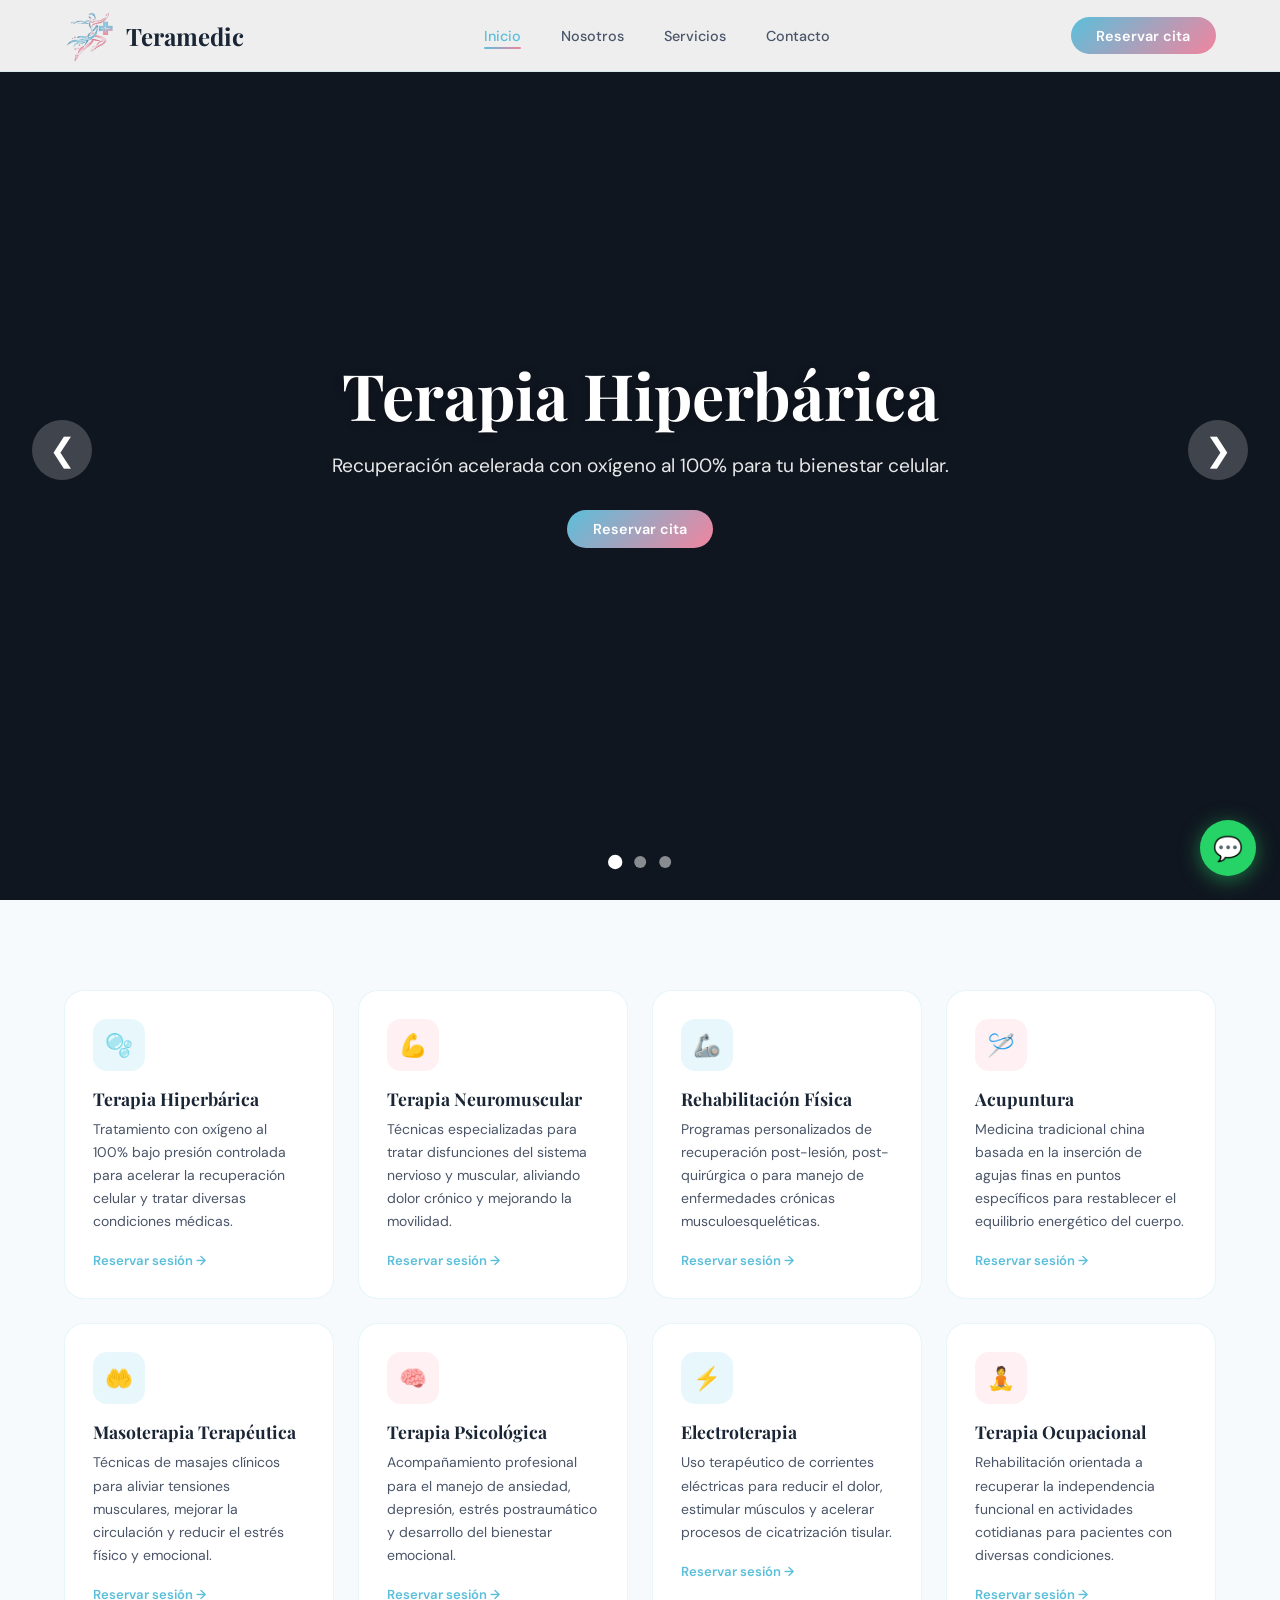
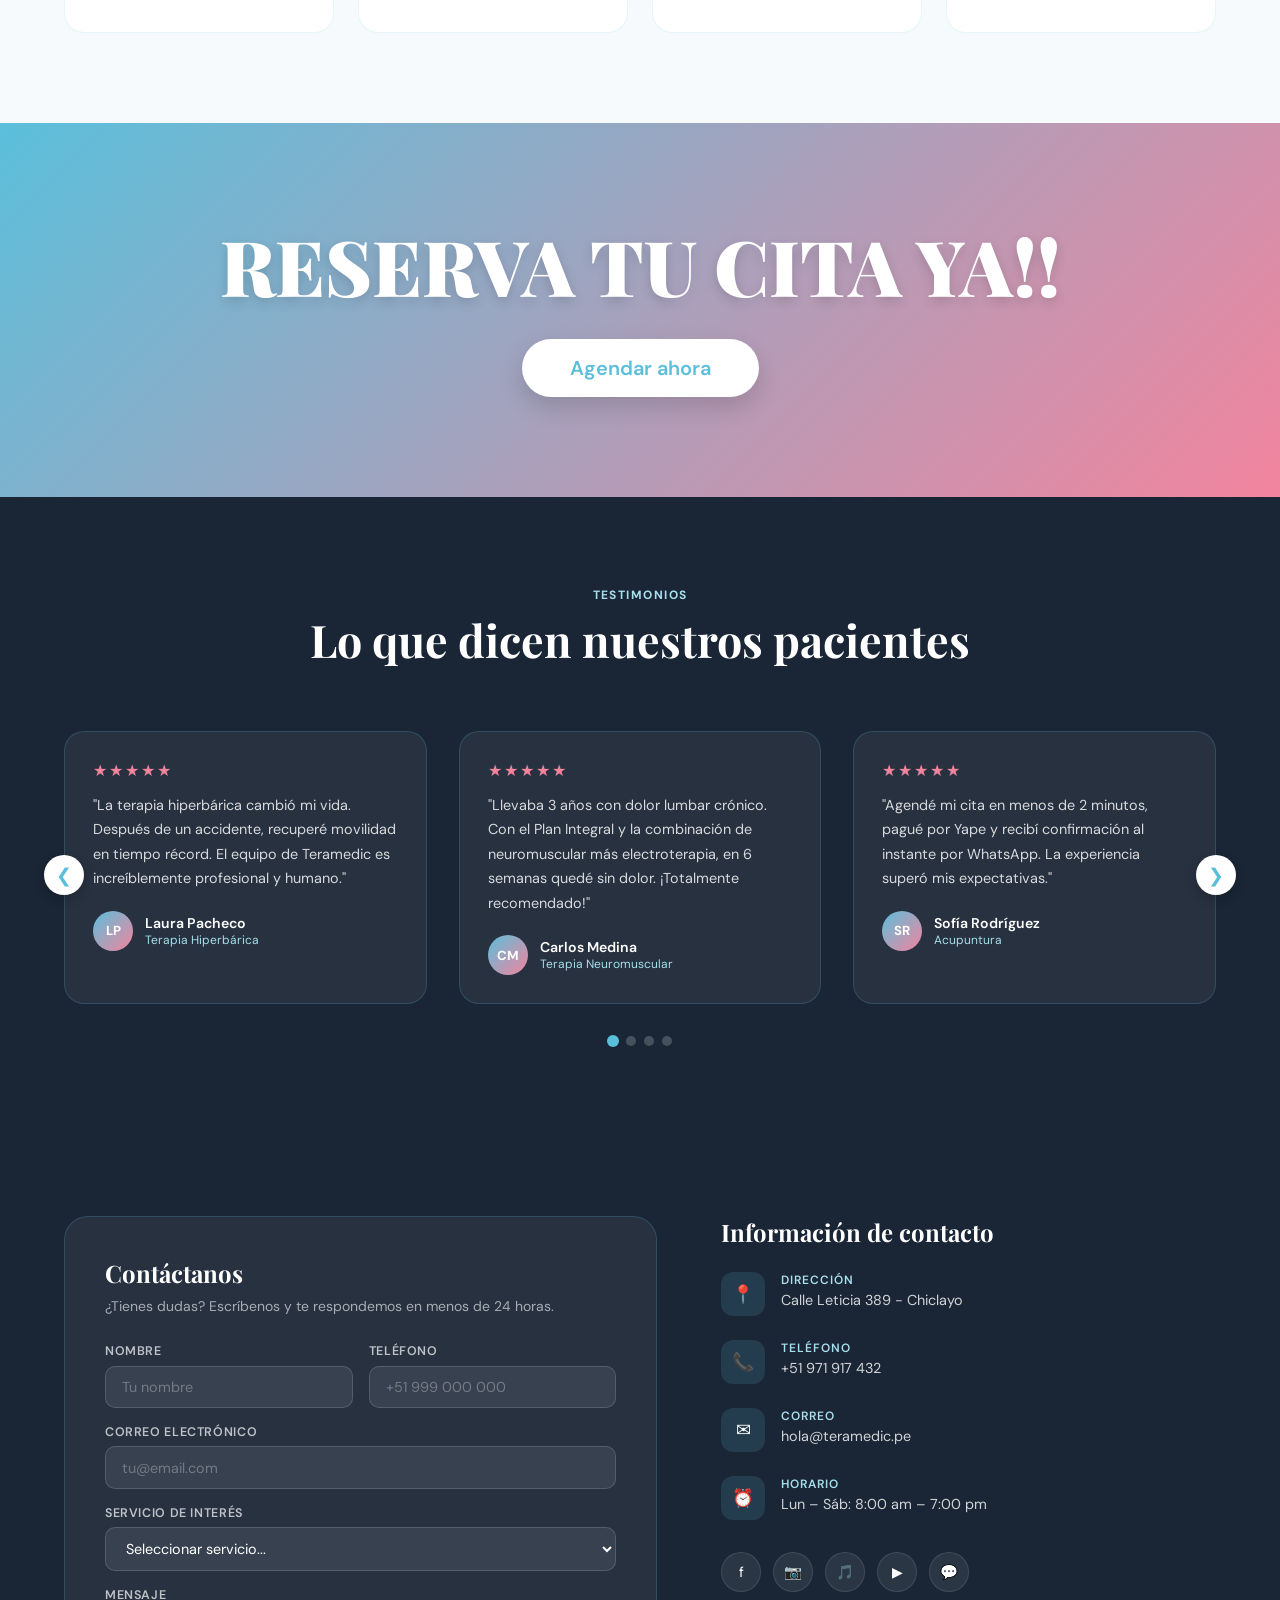
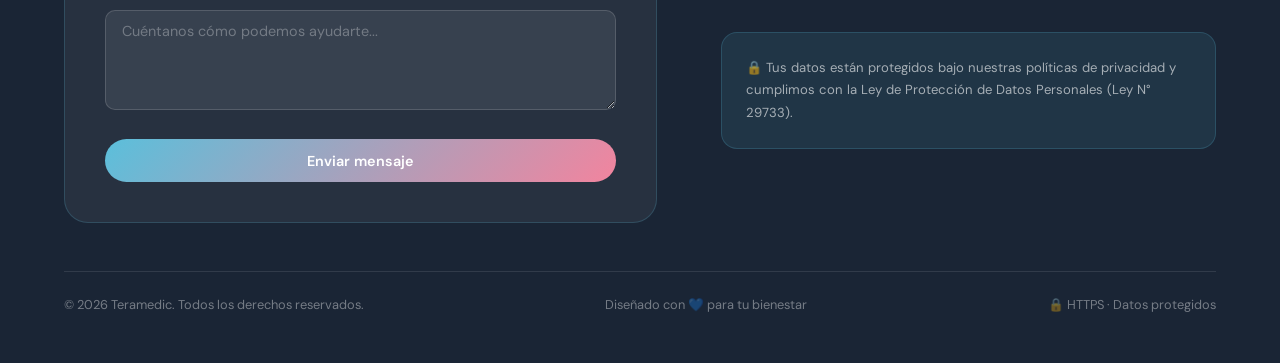
<file: index.html>
<!DOCTYPE html>
<html lang="es">
<head>
  <meta charset="UTF-8">
  <meta name="viewport" content="width=device-width, initial-scale=1.0">
  <title>Teramedic — Centro de Terapias Integrales</title>
  <meta name="description" content="Centro de terapias integrales. Hiperbárica, neuromuscular, rehabilitación, acupuntura y más. Agenda tu cita online.">
  <link rel="preconnect" href="https://fonts.googleapis.com">
  <link href="https://fonts.googleapis.com/css2?family=Playfair+Display:ital,wght@0,400;0,600;0,700;1,400&family=DM+Sans:wght@300;400;500;600&display=swap" rel="stylesheet">
  <link rel="stylesheet" href="styles.css">
</head>
<body>

<!-- ════════════════════════════
     NAVBAR
════════════════════════════ -->
<nav id="navbar">
  <a href="index.html" class="logo">
    <img src="logo.png" alt="Teramedic">Teramedic
  </a>

  <ul class="nav-links">
    <li><a href="index.html" class="active">Inicio</a></li>
    <li><a href="nosotros.html">Nosotros</a></li>
    <li><a href="servicios.html">Servicios</a></li>
    <li><a href="contacto.html">Contacto</a></li>
  </ul>

  <div class="nav-cta">
    <a href="https://wa.me/51971917432?text=Hola%20Teramedic,%20deseo%20reservar%20una%20cita" class="btn-primary" target="_blank">Reservar cita</a>
  </div>

  <div class="hamburger" id="hamburger" aria-label="Menú">
    <span></span><span></span><span></span>
  </div>
</nav>

<!-- Mobile menu -->
<div class="mobile-menu" id="mobileMenu">
  <a href="index.html">Inicio</a>
  <a href="nosotros.html">Nosotros</a>
  <a href="servicios.html">Servicios</a>
  <a href="contacto.html">Contacto</a>
  <a href="https://wa.me/51971917432?text=Hola%20Teramedic,%20deseo%20reservar%20una%20cita" class="btn-primary" target="_blank">Reservar cita</a>
</div>


<!-- ════════════════════════════
     HERO — #inicio
════════════════════════════ -->
<section id="inicio" class="hero-carousel">
  <!-- Slides Container -->
  <div class="carousel-track">
    <!-- Slide 1 -->
    <div class="carousel-slide active" style="background-image: url('https://images.unsplash.com/photo-1576091160399-112ba8d25d1d?auto=format&fit=crop&w=1920&q=80')">
      <div class="carousel-overlay">
        <div class="carousel-content">
          <h1>Terapia Hiperbárica</h1>
          <p>Recuperación acelerada con oxígeno al 100% para tu bienestar celular.</p>
          <a href="https://wa.me/51971917432?text=Hola%20Teramedic,%20deseo%20reservar%20una%20cita" class="btn-primary" target="_blank">Reservar cita</a>
        </div>
      </div>
    </div>
    <!-- Slide 2 -->
    <div class="carousel-slide" style="background-image: url('https://images.unsplash.com/photo-1579684385127-1ef15d508118?auto=format&fit=crop&w=1920&q=80')">
      <div class="carousel-overlay">
        <div class="carousel-content">
          <h1>Rehabilitación Física</h1>
          <p>Programas personalizados para recuperar tu movilidad y fuerza.</p>
          <a href="https://wa.me/51971917432?text=Hola%20Teramedic,%20deseo%20reservar%20una%20cita" class="btn-primary" target="_blank">Reservar cita</a>
        </div>
      </div>
    </div>
    <!-- Slide 3 -->
    <div class="carousel-slide" style="background-image: url('https://images.unsplash.com/photo-1544161515-4ab6ce6db874?auto=format&fit=crop&w=1920&q=80')">
      <div class="carousel-overlay">
        <div class="carousel-content">
          <h1>Masoterapia y Relajación</h1>
          <p>Alivia el estrés y la tensión muscular con nuestros especialistas.</p>
          <a href="https://wa.me/51971917432?text=Hola%20Teramedic,%20deseo%20reservar%20una%20cita" class="btn-primary" target="_blank">Reservar cita</a>
        </div>
      </div>
    </div>
  </div>

  <!-- Controls -->
  <button class="carousel-btn prev" onclick="moveSlide(-1)">&#10094;</button>
  <button class="carousel-btn next" onclick="moveSlide(1)">&#10095;</button>
  
  <!-- Indicators -->
  <div class="carousel-dots">
    <span class="dot active" onclick="currentSlide(0)"></span>
    <span class="dot" onclick="currentSlide(1)"></span>
    <span class="dot" onclick="currentSlide(2)"></span>
  </div>
</section>


<!-- ════════════════════════════
     SERVICIOS
════════════════════════════ -->
<section id="servicios">
  

  <div class="services-grid">
    <div class="service-card">
      <div class="svc-icon sky">🫧</div>
      <h3>Terapia Hiperbárica</h3>
      <p>Tratamiento con oxígeno al 100% bajo presión controlada para acelerar la recuperación celular y tratar diversas condiciones médicas.</p>
      <a href="https://wa.me/51971917432?text=Hola%20Teramedic,%20deseo%20reservar%20una%20cita" class="svc-link" target="_blank">Reservar sesión →</a>
    </div>
    <div class="service-card">
      <div class="svc-icon rose">💪</div>
      <h3>Terapia Neuromuscular</h3>
      <p>Técnicas especializadas para tratar disfunciones del sistema nervioso y muscular, aliviando dolor crónico y mejorando la movilidad.</p>
      <a href="https://wa.me/51971917432?text=Hola%20Teramedic,%20deseo%20reservar%20una%20cita" class="svc-link" target="_blank">Reservar sesión →</a>
    </div>
    <div class="service-card">
      <div class="svc-icon sky">🦾</div>
      <h3>Rehabilitación Física</h3>
      <p>Programas personalizados de recuperación post-lesión, post-quirúrgica o para manejo de enfermedades crónicas musculoesqueléticas.</p>
      <a href="https://wa.me/51971917432?text=Hola%20Teramedic,%20deseo%20reservar%20una%20cita" class="svc-link" target="_blank">Reservar sesión →</a>
    </div>
    <div class="service-card">
      <div class="svc-icon rose">🪡</div>
      <h3>Acupuntura</h3>
      <p>Medicina tradicional china basada en la inserción de agujas finas en puntos específicos para restablecer el equilibrio energético del cuerpo.</p>
      <a href="https://wa.me/51971917432?text=Hola%20Teramedic,%20deseo%20reservar%20una%20cita" class="svc-link" target="_blank">Reservar sesión →</a>
    </div>
    <div class="service-card">
      <div class="svc-icon sky">🤲</div>
      <h3>Masoterapia Terapéutica</h3>
      <p>Técnicas de masajes clínicos para aliviar tensiones musculares, mejorar la circulación y reducir el estrés físico y emocional.</p>
      <a href="https://wa.me/51971917432?text=Hola%20Teramedic,%20deseo%20reservar%20una%20cita" class="svc-link" target="_blank">Reservar sesión →</a>
    </div>
    <div class="service-card">
      <div class="svc-icon rose">🧠</div>
      <h3>Terapia Psicológica</h3>
      <p>Acompañamiento profesional para el manejo de ansiedad, depresión, estrés postraumático y desarrollo del bienestar emocional.</p>
      <a href="https://wa.me/51971917432?text=Hola%20Teramedic,%20deseo%20reservar%20una%20cita" class="svc-link" target="_blank">Reservar sesión →</a>
    </div>
    <div class="service-card">
      <div class="svc-icon sky">⚡</div>
      <h3>Electroterapia</h3>
      <p>Uso terapéutico de corrientes eléctricas para reducir el dolor, estimular músculos y acelerar procesos de cicatrización tisular.</p>
      <a href="https://wa.me/51971917432?text=Hola%20Teramedic,%20deseo%20reservar%20una%20cita" class="svc-link" target="_blank">Reservar sesión →</a>
    </div>
    <div class="service-card">
      <div class="svc-icon rose">🧘</div>
      <h3>Terapia Ocupacional</h3>
      <p>Rehabilitación orientada a recuperar la independencia funcional en actividades cotidianas para pacientes con diversas condiciones.</p>
      <a href="https://wa.me/51971917432?text=Hola%20Teramedic,%20deseo%20reservar%20una%20cita" class="svc-link" target="_blank">Reservar sesión →</a>
    </div>
  </div>
</section>


<!-- ════════════════════════════
     CTA RESERVA
════════════════════════════ -->
<section id="cta-reserva">
  <div class="cta-content">
    <h2>RESERVA TU CITA YA!!</h2>
    <a href="https://wa.me/51971917432?text=Hola%20Teramedic,%20deseo%20reservar%20una%20cita" class="btn-primary btn-lg" target="_blank">Agendar ahora</a>
  </div>
</section>


<!-- ════════════════════════════
     TESTIMONIOS
════════════════════════════ -->
<section id="testimonios">
  <span class="section-tag">Testimonios</span>
  <h2>Lo que dicen nuestros pacientes</h2>
  
  <div class="testi-carousel">
    <div class="testi-track-container">
      <div class="testi-track" id="testiTrack">
        <!-- Card 1 -->
        <div class="testi-card">
          <div class="testi-stars">★★★★★</div>
          <p class="testi-text">"La terapia hiperbárica cambió mi vida. Después de un accidente, recuperé movilidad en tiempo récord. El equipo de Teramedic es increíblemente profesional y humano."</p>
          <div class="testi-author"><div class="testi-ava">LP</div><div><div class="testi-name">Laura Pacheco</div><div class="testi-svc">Terapia Hiperbárica</div></div></div>
        </div>
        <!-- Card 2 -->
        <div class="testi-card">
          <div class="testi-stars">★★★★★</div>
          <p class="testi-text">"Llevaba 3 años con dolor lumbar crónico. Con el Plan Integral y la combinación de neuromuscular más electroterapia, en 6 semanas quedé sin dolor. ¡Totalmente recomendado!"</p>
          <div class="testi-author"><div class="testi-ava">CM</div><div><div class="testi-name">Carlos Medina</div><div class="testi-svc">Terapia Neuromuscular</div></div></div>
        </div>
        <!-- Card 3 -->
        <div class="testi-card">
          <div class="testi-stars">★★★★★</div>
          <p class="testi-text">"Agendé mi cita en menos de 2 minutos, pagué por Yape y recibí confirmación al instante por WhatsApp. La experiencia superó mis expectativas."</p>
          <div class="testi-author"><div class="testi-ava">SR</div><div><div class="testi-name">Sofía Rodríguez</div><div class="testi-svc">Acupuntura</div></div></div>
        </div>
        <!-- Card 4 -->
        <div class="testi-card">
          <div class="testi-stars">★★★★★</div>
          <p class="testi-text">"Mi hijo comenzó terapia ocupacional y los avances en 2 meses son notables. Los terapeutas son pacientes, dedicados y muy profesionales."</p>
          <div class="testi-author"><div class="testi-ava">MV</div><div><div class="testi-name">Miriam Vargas</div><div class="testi-svc">Terapia Ocupacional</div></div></div>
        </div>
        <!-- Card 5 -->
        <div class="testi-card">
          <div class="testi-stars">★★★★★</div>
          <p class="testi-text">"Excelente centro, instalaciones modernas y el equipo médico es de primer nivel. Muy contenta con mis sesiones de masoterapia y los resultados obtenidos."</p>
          <div class="testi-author"><div class="testi-ava">PN</div><div><div class="testi-name">Patricia Ñopo</div><div class="testi-svc">Masoterapia</div></div></div>
        </div>
        <!-- Card 6 -->
        <div class="testi-card">
          <div class="testi-stars">★★★★★</div>
          <p class="testi-text">"Desde la primera sesión de rehabilitación física noté una diferencia enorme. El seguimiento personalizado hace toda la diferencia. Completamente recomendado."</p>
          <div class="testi-author"><div class="testi-ava">RG</div><div><div class="testi-name">Ricardo García</div><div class="testi-svc">Rehabilitación Física</div></div></div>
        </div>
      </div>
    </div>
    
    <!-- Controls -->
    <button class="testi-btn prev" onclick="moveTestimonial(-1)">&#10094;</button>
    <button class="testi-btn next" onclick="moveTestimonial(1)">&#10095;</button>
  </div>
  
  <div class="testi-dots" id="testiDots"></div>
</section>


<!-- ════════════════════════════
     CONTACTO / FOOTER
════════════════════════════ -->
<footer id="contacto">
  <div class="contact-grid">
    <!-- Formulario -->
    <div class="contact-form">
      <h3>Contáctanos</h3>
      <p>¿Tienes dudas? Escríbenos y te respondemos en menos de 24 horas.</p>
      <div class="form-row">
        <div class="form-group">
          <label>Nombre</label>
          <input type="text" placeholder="Tu nombre">
        </div>
        <div class="form-group">
          <label>Teléfono</label>
          <input type="tel" placeholder="+51 999 000 000">
        </div>
      </div>
      <div class="form-group">
        <label>Correo electrónico</label>
        <input type="email" placeholder="tu@email.com">
      </div>
      <div class="form-group">
        <label>Servicio de interés</label>
        <select>
          <option value="">Seleccionar servicio...</option>
          <option>Terapia Hiperbárica</option>
          <option>Terapia Neuromuscular</option>
          <option>Rehabilitación Física</option>
          <option>Acupuntura</option>
          <option>Masoterapia Terapéutica</option>
          <option>Terapia Psicológica</option>
          <option>Electroterapia</option>
          <option>Terapia Ocupacional</option>
        </select>
      </div>
      <div class="form-group">
        <label>Mensaje</label>
        <textarea placeholder="Cuéntanos cómo podemos ayudarte..."></textarea>
      </div>
      <button class="btn-primary form-submit">Enviar mensaje</button>
    </div>

    <!-- Info -->
    <div class="contact-info">
      <h3>Información de contacto</h3>

      <div class="info-item">
        <div class="info-icon">📍</div>
        <div>
          <div class="info-label">Dirección</div>
          <div class="info-value">Calle Leticia 389 - Chiclayo</div>
        </div>
      </div>
      <div class="info-item">
        <div class="info-icon">📞</div>
        <div>
          <div class="info-label">Teléfono</div>
          <div class="info-value">+51 971 917 432</div>
        </div>
      </div>
      <div class="info-item">
        <div class="info-icon">✉</div>
        <div>
          <div class="info-label">Correo</div>
          <div class="info-value">hola@teramedic.pe</div>
        </div>
      </div>
      <div class="info-item">
        <div class="info-icon">⏰</div>
        <div>
          <div class="info-label">Horario</div>
          <div class="info-value">Lun – Sáb: 8:00 am – 7:00 pm</div>
        </div>
      </div>

      <div class="social-row">
        <a href="https://www.facebook.com/share/1G8E2pyRAT/" class="social-btn" title="Facebook" target="_blank">f</a>
        <a href="#" class="social-btn" title="Instagram">📷</a>
        <a href="#" class="social-btn" title="TikTok">🎵</a>
        <a href="#" class="social-btn" title="YouTube">▶</a>
        <a href="https://wa.me/51971917432" class="social-btn" title="WhatsApp" target="_blank">💬</a>
      </div>

      <div style="margin-top:2.5rem;padding:1.5rem;background:rgba(91,191,219,.1);border-radius:16px;border:1px solid rgba(91,191,219,.2);">
        <p style="font-size:.82rem;color:rgba(255,255,255,.6);line-height:1.7">
          🔒 Tus datos están protegidos bajo nuestras políticas de privacidad y cumplimos con la Ley de Protección de Datos Personales (Ley N° 29733).
        </p>
      </div>
    </div>
  </div>

  <div class="footer-bottom">
    <span>© 2026 Teramedic. Todos los derechos reservados.</span>
    <span>Diseñado con 💙 para tu bienestar</span>
    <span>🔒 HTTPS · Datos protegidos</span>
  </div>
</footer>


<!-- ════════════════════════════
     MODAL — RESERVAR CITA
════════════════════════════ -->
<div class="modal-overlay" id="reservaModal">
  <div class="modal-box">
    <button class="modal-close" id="modalClose">✕</button>
    <h3>Reservar mi cita</h3>
    <p class="modal-sub">Completa los pasos para confirmar tu sesión en minutos.</p>

    <!-- Indicador de pasos -->
    <div class="step-indicator">
      <div class="step-dot active" id="dot1">1</div>
      <div class="step-line" id="line1"></div>
      <div class="step-dot" id="dot2">2</div>
      <div class="step-line" id="line2"></div>
      <div class="step-dot" id="dot3">3</div>
      <div class="step-line" id="line3"></div>
      <div class="step-dot" id="dot4">4</div>
    </div>

    <!-- PASO 1: Servicio -->
    <div class="modal-step active" id="step1">
      <h4>¿Qué terapia necesitas?</h4>
      <div class="service-options">
        <div class="svc-opt chosen"><div class="emoji">🫧</div><div class="name">Hiperbárica</div></div>
        <div class="svc-opt"><div class="emoji">💪</div><div class="name">Neuromuscular</div></div>
        <div class="svc-opt"><div class="emoji">🦾</div><div class="name">Rehabilitación</div></div>
        <div class="svc-opt"><div class="emoji">🪡</div><div class="name">Acupuntura</div></div>
        <div class="svc-opt"><div class="emoji">🤲</div><div class="name">Masoterapia</div></div>
        <div class="svc-opt"><div class="emoji">🧠</div><div class="name">Psicología</div></div>
        <div class="svc-opt"><div class="emoji">⚡</div><div class="name">Electroterapia</div></div>
        <div class="svc-opt"><div class="emoji">🧘</div><div class="name">T. Ocupacional</div></div>
      </div>
      <div class="modal-nav">
        <span></span>
        <button class="btn-primary" onclick="nextStep()">Siguiente →</button>
      </div>
    </div>

    <!-- PASO 2: Terapeuta -->
    <div class="modal-step" id="step2">
      <h4>Elige tu terapeuta</h4>
      <div class="therapist-options">
        <div class="th-opt chosen">
          <div class="th-ava">MS</div>
          <div><div class="th-name">Dra. María Solís</div><div class="th-spec">Hiperbárica · Rehabilitación</div></div>
          <span class="th-avail">● Disponible</span>
        </div>
        <div class="th-opt">
          <div class="th-ava">JP</div>
          <div><div class="th-name">Lic. Juan Peña</div><div class="th-spec">Neuromuscular · Acupuntura</div></div>
          <span class="th-avail">● Disponible</span>
        </div>
        <div class="th-opt">
          <div class="th-ava">CR</div>
          <div><div class="th-name">Dra. Carla Ríos</div><div class="th-spec">Psicología · T. Ocupacional</div></div>
          <span class="th-avail">● Disponible</span>
        </div>
        <div class="th-opt">
          <div class="th-ava">RV</div>
          <div><div class="th-name">Lic. Roberto Vega</div><div class="th-spec">Acupuntura · Masoterapia</div></div>
          <span class="th-avail" style="color:#f59e0b">● Limitado</span>
        </div>
      </div>
      <div class="modal-nav">
        <button class="btn-outline" onclick="prevStep()">← Atrás</button>
        <button class="btn-primary" onclick="nextStep()">Siguiente →</button>
      </div>
    </div>

    <!-- PASO 3: Fecha y hora -->
    <div class="modal-step" id="step3">
      <h4>Selecciona fecha y hora</h4>
      <div class="mini-cal">
        <div class="mini-cal-header">
          <button class="mini-cal-nav" onclick="miniCalPrev()">◀</button>
          <span class="mini-cal-month" id="miniCalMonth">Febrero 2026</span>
          <button class="mini-cal-nav" onclick="miniCalNext()">▶</button>
        </div>
        <div class="mini-cal-days" id="miniCalDays"></div>
      </div>
      <div style="font-size:.78rem;font-weight:700;text-transform:uppercase;letter-spacing:.07em;color:var(--mid);margin-bottom:.6rem;">Horarios disponibles</div>
      <div class="time-slots">
        <span class="tslot chosen">9:00 AM</span>
        <span class="tslot">10:00 AM</span>
        <span class="tslot">11:00 AM</span>
        <span class="tslot">12:00 PM</span>
        <span class="tslot">2:00 PM</span>
        <span class="tslot">3:00 PM</span>
        <span class="tslot">4:30 PM</span>
        <span class="tslot">5:30 PM</span>
      </div>
      <div class="modal-nav">
        <button class="btn-outline" onclick="prevStep()">← Atrás</button>
        <button class="btn-primary" onclick="confirmReserva()">Confirmar →</button>
      </div>
    </div>

    <!-- PASO 4: Confirmación -->
    <div class="modal-step" id="step4">
      <div class="success-screen">
        <div class="success-icon">🎉</div>
        <h3>¡Cita reservada!</h3>
        <p id="summaryText" style="margin-bottom:1rem;"></p>
        <p>Recibirás una confirmación por <strong>email</strong> y <strong>WhatsApp</strong> en los próximos minutos. Si necesitas modificar tu cita, puedes hacerlo desde tu perfil.</p>
        <div style="margin-top:1.75rem;display:flex;gap:.75rem;justify-content:center;flex-wrap:wrap;">
          <button class="btn-primary" onclick="closeModal()">Aceptar</button>
          <a href="https://wa.me/51971917432" class="btn-outline" target="_blank">Contactar por WhatsApp</a>
        </div>
      </div>
    </div>

  </div>
</div>

<!-- WhatsApp flotante -->
<a href="https://wa.me/51971917432" class="wa-float" target="_blank" title="Chatea por WhatsApp">💬</a>

<script src="main.js"></script>
</body>
</html>
</file>
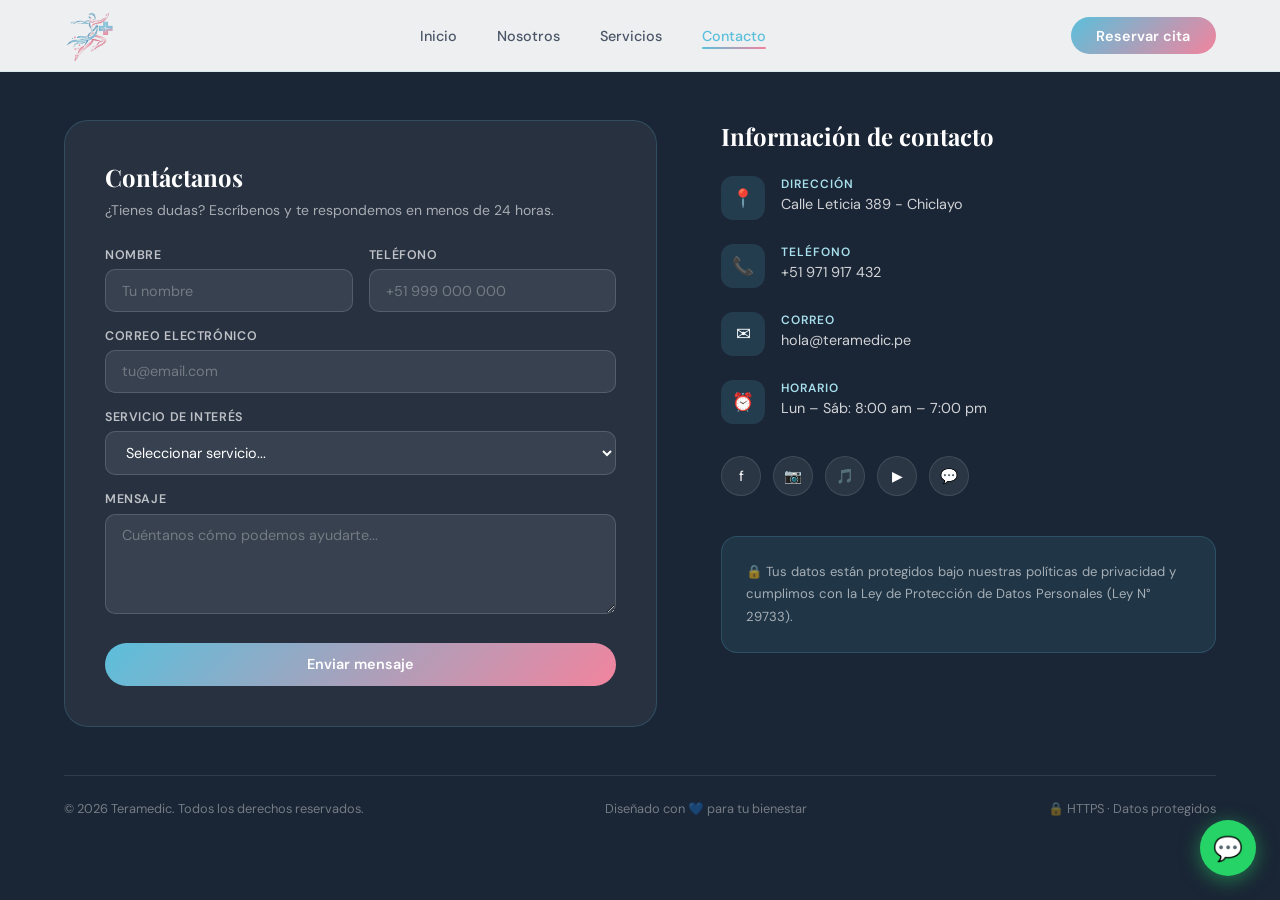
<file: contacto.html>
<!DOCTYPE html>
<html lang="es">
<head>
  <meta charset="UTF-8">
  <meta name="viewport" content="width=device-width, initial-scale=1.0">
  <title>Contacto — Teramedic</title>
  <meta name="description" content="Contáctanos para agendar tu cita o resolver dudas. Estamos en Miraflores, Lima.">
  <link rel="preconnect" href="https://fonts.googleapis.com">
  <link href="https://fonts.googleapis.com/css2?family=Playfair+Display:ital,wght@0,400;0,600;0,700;1,400&family=DM+Sans:wght@300;400;500;600&display=swap" rel="stylesheet">
  <link rel="stylesheet" href="styles.css">
</head>
<body>

<!-- NAVBAR -->
<nav id="navbar">
  <a href="index.html" class="logo">
    <img src="logo.png" alt="Teramedic">
  </a>
  <ul class="nav-links">
    <li><a href="index.html">Inicio</a></li>
    <li><a href="nosotros.html">Nosotros</a></li>
    <li><a href="servicios.html">Servicios</a></li>
    <li><a href="contacto.html" class="active">Contacto</a></li>
  </ul>
  <div class="nav-cta">
    <a href="https://wa.me/51971917432?text=Hola%20Teramedic,%20deseo%20reservar%20una%20cita" class="btn-primary" target="_blank">Reservar cita</a>
  </div>
  <div class="hamburger" id="hamburger" aria-label="Menú">
    <span></span><span></span><span></span>
  </div>
</nav>

<!-- Mobile menu -->
<div class="mobile-menu" id="mobileMenu">
  <a href="index.html">Inicio</a>
  <a href="nosotros.html">Nosotros</a>
  <a href="servicios.html">Servicios</a>
  <a href="contacto.html">Contacto</a>
  <a href="https://wa.me/51971917432?text=Hola%20Teramedic,%20deseo%20reservar%20una%20cita" class="btn-primary" target="_blank">Reservar cita</a>
</div>

<!-- CONTACTO (Usamos la estructura del footer original como cuerpo principal) -->
<footer id="contacto" style="min-height: 100vh; padding-top: 120px;">
  <div class="contact-grid">
    <!-- Formulario -->
    <div class="contact-form">
      <h3>Contáctanos</h3>
      <p>¿Tienes dudas? Escríbenos y te respondemos en menos de 24 horas.</p>
      <div class="form-row">
        <div class="form-group">
          <label>Nombre</label>
          <input type="text" placeholder="Tu nombre">
        </div>
        <div class="form-group">
          <label>Teléfono</label>
          <input type="tel" placeholder="+51 999 000 000">
        </div>
      </div>
      <div class="form-group">
        <label>Correo electrónico</label>
        <input type="email" placeholder="tu@email.com">
      </div>
      <div class="form-group">
        <label>Servicio de interés</label>
        <select>
          <option value="">Seleccionar servicio...</option>
          <option>Terapia Hiperbárica</option>
          <option>Terapia Neuromuscular</option>
          <option>Rehabilitación Física</option>
          <option>Acupuntura</option>
          <option>Masoterapia Terapéutica</option>
          <option>Terapia Psicológica</option>
          <option>Electroterapia</option>
          <option>Terapia Ocupacional</option>
        </select>
      </div>
      <div class="form-group">
        <label>Mensaje</label>
        <textarea placeholder="Cuéntanos cómo podemos ayudarte..."></textarea>
      </div>
      <button class="btn-primary form-submit">Enviar mensaje</button>
    </div>

    <!-- Info -->
    <div class="contact-info">
      <h3>Información de contacto</h3>
      <div class="info-item">
        <div class="info-icon">📍</div>
        <div>
          <div class="info-label">Dirección</div>
          <div class="info-value">Calle Leticia 389 - Chiclayo</div>
        </div>
      </div>
      <div class="info-item">
        <div class="info-icon">📞</div>
        <div>
          <div class="info-label">Teléfono</div>
          <div class="info-value">+51 971 917 432</div>
        </div>
      </div>
      <div class="info-item">
        <div class="info-icon">✉</div>
        <div>
          <div class="info-label">Correo</div>
          <div class="info-value">hola@teramedic.pe</div>
        </div>
      </div>
      <div class="info-item">
        <div class="info-icon">⏰</div>
        <div>
          <div class="info-label">Horario</div>
          <div class="info-value">Lun – Sáb: 8:00 am – 7:00 pm</div>
        </div>
      </div>
      <div class="social-row">
        <a href="https://www.facebook.com/share/1G8E2pyRAT/" class="social-btn" title="Facebook" target="_blank">f</a>
        <a href="#" class="social-btn" title="Instagram">📷</a>
        <a href="#" class="social-btn" title="TikTok">🎵</a>
        <a href="#" class="social-btn" title="YouTube">▶</a>
        <a href="https://wa.me/51971917432" class="social-btn" title="WhatsApp" target="_blank">💬</a>
      </div>
      <div style="margin-top:2.5rem;padding:1.5rem;background:rgba(91,191,219,.1);border-radius:16px;border:1px solid rgba(91,191,219,.2);">
        <p style="font-size:.82rem;color:rgba(255,255,255,.6);line-height:1.7">
          🔒 Tus datos están protegidos bajo nuestras políticas de privacidad y cumplimos con la Ley de Protección de Datos Personales (Ley N° 29733).
        </p>
      </div>
    </div>
  </div>

  <div class="footer-bottom">
    <span>© 2026 Teramedic. Todos los derechos reservados.</span>
    <span>Diseñado con 💙 para tu bienestar</span>
    <span>🔒 HTTPS · Datos protegidos</span>
  </div>
</footer>

<!-- MODAL RESERVA -->
<div class="modal-overlay" id="reservaModal">
  <div class="modal-box">
    <button class="modal-close" id="modalClose">✕</button>
    <h3>Reservar mi cita</h3>
    <p class="modal-sub">Completa los pasos para confirmar tu sesión en minutos.</p>
    <div class="step-indicator">
      <div class="step-dot active" id="dot1">1</div>
      <div class="step-line" id="line1"></div>
      <div class="step-dot" id="dot2">2</div>
      <div class="step-line" id="line2"></div>
      <div class="step-dot" id="dot3">3</div>
      <div class="step-line" id="line3"></div>
      <div class="step-dot" id="dot4">4</div>
    </div>
    <!-- PASO 1 -->
    <div class="modal-step active" id="step1">
      <h4>¿Qué terapia necesitas?</h4>
      <div class="service-options">
        <div class="svc-opt chosen"><div class="emoji">🫧</div><div class="name">Hiperbárica</div></div>
        <div class="svc-opt"><div class="emoji">💪</div><div class="name">Neuromuscular</div></div>
        <div class="svc-opt"><div class="emoji">🦾</div><div class="name">Rehabilitación</div></div>
        <div class="svc-opt"><div class="emoji">🪡</div><div class="name">Acupuntura</div></div>
        <div class="svc-opt"><div class="emoji">🤲</div><div class="name">Masoterapia</div></div>
        <div class="svc-opt"><div class="emoji">🧠</div><div class="name">Psicología</div></div>
        <div class="svc-opt"><div class="emoji">⚡</div><div class="name">Electroterapia</div></div>
        <div class="svc-opt"><div class="emoji">🧘</div><div class="name">T. Ocupacional</div></div>
      </div>
      <div class="modal-nav"><span></span><button class="btn-primary" onclick="nextStep()">Siguiente →</button></div>
    </div>
    <!-- PASO 2 -->
    <div class="modal-step" id="step2">
      <h4>Elige tu terapeuta</h4>
      <div class="therapist-options">
        <div class="th-opt chosen">
          <div class="th-ava">MS</div>
          <div><div class="th-name">Dra. María Solís</div><div class="th-spec">Hiperbárica · Rehabilitación</div></div>
          <span class="th-avail">● Disponible</span>
        </div>
        <div class="th-opt">
          <div class="th-ava">JP</div>
          <div><div class="th-name">Lic. Juan Peña</div><div class="th-spec">Neuromuscular · Acupuntura</div></div>
          <span class="th-avail">● Disponible</span>
        </div>
        <div class="th-opt">
          <div class="th-ava">CR</div>
          <div><div class="th-name">Dra. Carla Ríos</div><div class="th-spec">Psicología · T. Ocupacional</div></div>
          <span class="th-avail">● Disponible</span>
        </div>
        <div class="th-opt">
          <div class="th-ava">RV</div>
          <div><div class="th-name">Lic. Roberto Vega</div><div class="th-spec">Acupuntura · Masoterapia</div></div>
          <span class="th-avail" style="color:#f59e0b">● Limitado</span>
        </div>
      </div>
      <div class="modal-nav"><button class="btn-outline" onclick="prevStep()">← Atrás</button><button class="btn-primary" onclick="nextStep()">Siguiente →</button></div>
    </div>
    <!-- PASO 3 -->
    <div class="modal-step" id="step3">
      <h4>Selecciona fecha y hora</h4>
      <div class="mini-cal">
        <div class="mini-cal-header">
          <button class="mini-cal-nav" onclick="miniCalPrev()">◀</button>
          <span class="mini-cal-month" id="miniCalMonth">Febrero 2026</span>
          <button class="mini-cal-nav" onclick="miniCalNext()">▶</button>
        </div>
        <div class="mini-cal-days" id="miniCalDays"></div>
      </div>
      <div style="font-size:.78rem;font-weight:700;text-transform:uppercase;letter-spacing:.07em;color:var(--mid);margin-bottom:.6rem;">Horarios disponibles</div>
      <div class="time-slots">
        <span class="tslot chosen">9:00 AM</span><span class="tslot">10:00 AM</span><span class="tslot">11:00 AM</span><span class="tslot">12:00 PM</span>
        <span class="tslot">2:00 PM</span><span class="tslot">3:00 PM</span><span class="tslot">4:30 PM</span><span class="tslot">5:30 PM</span>
      </div>
      <div class="modal-nav"><button class="btn-outline" onclick="prevStep()">← Atrás</button><button class="btn-primary" onclick="confirmReserva()">Confirmar →</button></div>
    </div>
    <!-- PASO 4 -->
    <div class="modal-step" id="step4">
      <div class="success-screen">
        <div class="success-icon">🎉</div>
        <h3>¡Cita reservada!</h3>
        <p id="summaryText" style="margin-bottom:1rem;"></p>
        <p>Recibirás una confirmación por <strong>email</strong> y <strong>WhatsApp</strong> en los próximos minutos.</p>
        <div style="margin-top:1.75rem;display:flex;gap:.75rem;justify-content:center;flex-wrap:wrap;">
          <button class="btn-primary" onclick="closeModal()">Aceptar</button>
          <a href="https://wa.me/51971917432" class="btn-outline" target="_blank">Contactar por WhatsApp</a>
        </div>
      </div>
    </div>
  </div>
</div>

<a href="https://wa.me/51971917432" class="wa-float" target="_blank" title="Chatea por WhatsApp">💬</a>
<script src="main.js"></script>
</body>
</html>
</file>
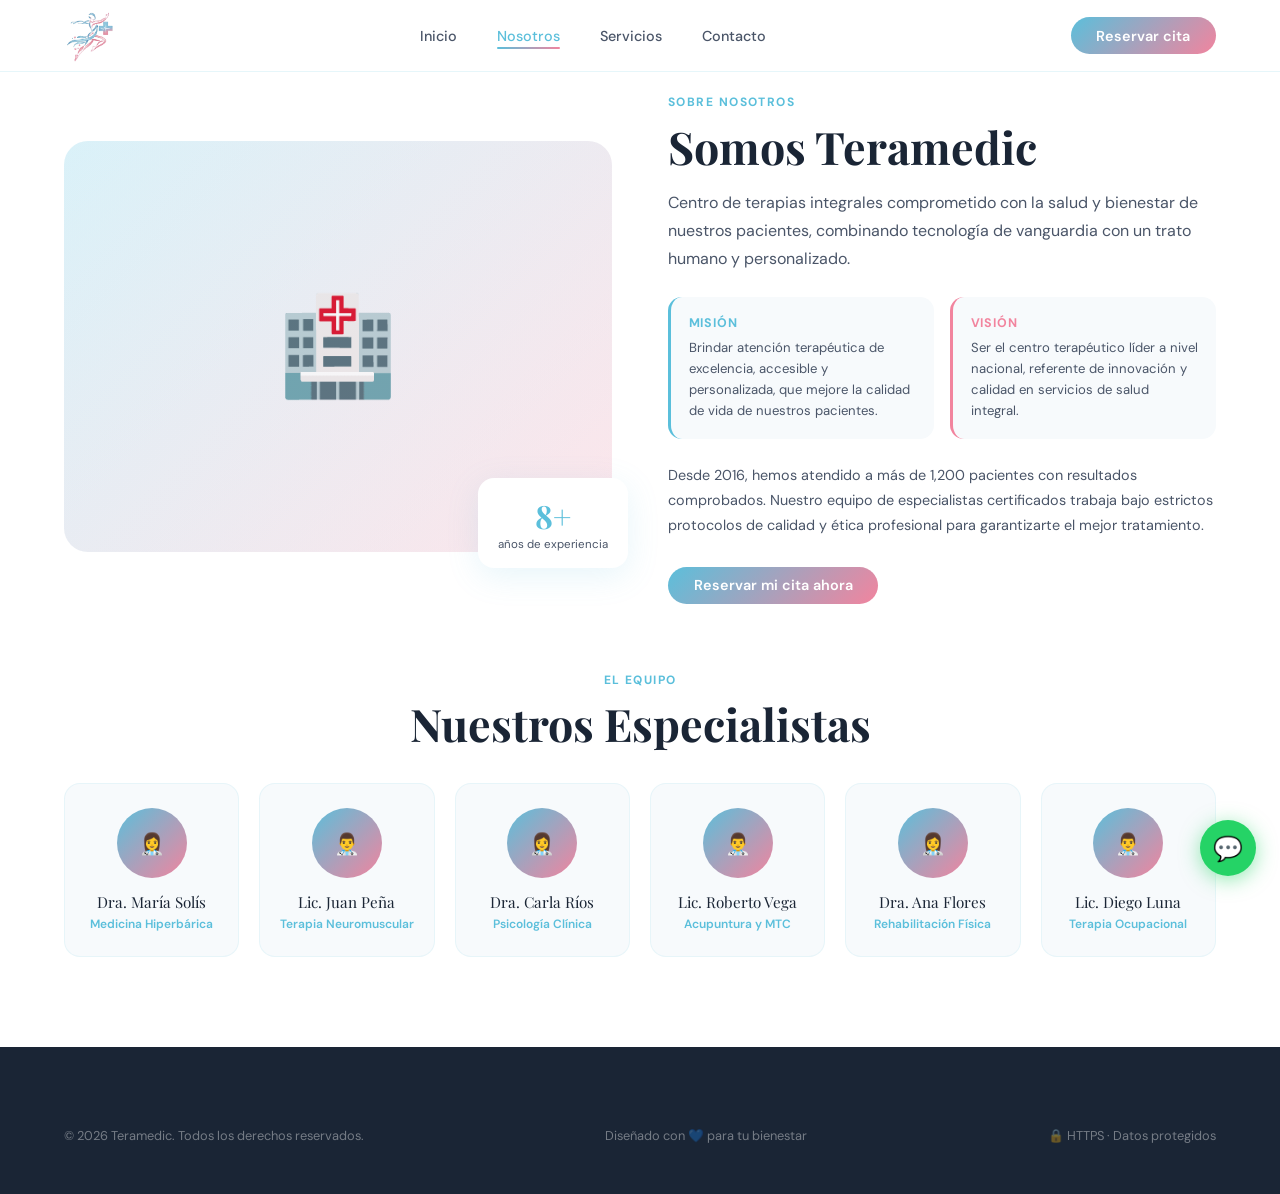
<file: nosotros.html>
<!DOCTYPE html>
<html lang="es">
<head>
  <meta charset="UTF-8">
  <meta name="viewport" content="width=device-width, initial-scale=1.0">
  <title>Nosotros — Teramedic</title>
  <meta name="description" content="Conoce al equipo de especialistas de Teramedic y nuestra misión.">
  <link rel="preconnect" href="https://fonts.googleapis.com">
  <link href="https://fonts.googleapis.com/css2?family=Playfair+Display:ital,wght@0,400;0,600;0,700;1,400&family=DM+Sans:wght@300;400;500;600&display=swap" rel="stylesheet">
  <link rel="stylesheet" href="styles.css">
</head>
<body>

<!-- NAVBAR -->
<nav id="navbar">
  <a href="index.html" class="logo">
    <img src="logo.png" alt="Teramedic">
  </a>
  <ul class="nav-links">
    <li><a href="index.html">Inicio</a></li>
    <li><a href="nosotros.html" class="active">Nosotros</a></li>
    <li><a href="servicios.html">Servicios</a></li>
    <li><a href="contacto.html">Contacto</a></li>
  </ul>
  <div class="nav-cta">
    <a href="https://wa.me/51971917432?text=Hola%20Teramedic,%20deseo%20reservar%20una%20cita" class="btn-primary" target="_blank">Reservar cita</a>
  </div>
  <div class="hamburger" id="hamburger" aria-label="Menú">
    <span></span><span></span><span></span>
  </div>
</nav>

<!-- Mobile menu -->
<div class="mobile-menu" id="mobileMenu">
  <a href="index.html">Inicio</a>
  <a href="nosotros.html">Nosotros</a>
  <a href="servicios.html">Servicios</a>
  <a href="contacto.html">Contacto</a>
  <a href="https://wa.me/51971917432?text=Hola%20Teramedic,%20deseo%20reservar%20una%20cita" class="btn-primary" target="_blank">Reservar cita</a>
</div>

<!-- NOSOTROS -->
<section id="nosotros">
  <div class="about-layout">
    <div class="about-visual">
      <div class="about-img">🏥</div>
      <div class="about-badge">
        <div class="num">8+</div>
        <div class="lbl">años de experiencia</div>
      </div>
    </div>
    <div>
      <span class="section-tag">Sobre nosotros</span>
      <h2>Somos Teramedic</h2>
      <p class="section-sub">
        Centro de terapias integrales comprometido con la salud y bienestar de nuestros pacientes, combinando tecnología de vanguardia con un trato humano y personalizado.
      </p>
      <div class="mv-grid">
        <div class="mv-box">
          <h4>Misión</h4>
          <p>Brindar atención terapéutica de excelencia, accesible y personalizada, que mejore la calidad de vida de nuestros pacientes.</p>
        </div>
        <div class="mv-box rose-b">
          <h4>Visión</h4>
          <p>Ser el centro terapéutico líder a nivel nacional, referente de innovación y calidad en servicios de salud integral.</p>
        </div>
      </div>
      <p style="font-size:.9rem;color:var(--mid);line-height:1.75">
        Desde 2016, hemos atendido a más de 1,200 pacientes con resultados comprobados. Nuestro equipo de especialistas certificados trabaja bajo estrictos protocolos de calidad y ética profesional para garantizarte el mejor tratamiento.
      </p>
      <div style="margin-top:1.75rem">
        <a href="https://wa.me/51971917432?text=Hola%20Teramedic,%20deseo%20reservar%20una%20cita" class="btn-primary" target="_blank">Reservar mi cita ahora</a>
      </div>
    </div>
  </div>

  <!-- Equipo -->
  <div class="team-section">
    <span class="section-tag">El equipo</span>
    <h2>Nuestros Especialistas</h2>
    <div class="team-grid">
      <div class="team-card"><div class="team-ava">👩‍⚕️</div><div class="team-name">Dra. María Solís</div><div class="team-role">Medicina Hiperbárica</div></div>
      <div class="team-card"><div class="team-ava">👨‍⚕️</div><div class="team-name">Lic. Juan Peña</div><div class="team-role">Terapia Neuromuscular</div></div>
      <div class="team-card"><div class="team-ava">👩‍⚕️</div><div class="team-name">Dra. Carla Ríos</div><div class="team-role">Psicología Clínica</div></div>
      <div class="team-card"><div class="team-ava">👨‍⚕️</div><div class="team-name">Lic. Roberto Vega</div><div class="team-role">Acupuntura y MTC</div></div>
      <div class="team-card"><div class="team-ava">👩‍⚕️</div><div class="team-name">Dra. Ana Flores</div><div class="team-role">Rehabilitación Física</div></div>
      <div class="team-card"><div class="team-ava">👨‍⚕️</div><div class="team-name">Lic. Diego Luna</div><div class="team-role">Terapia Ocupacional</div></div>
    </div>
  </div>
</section>

<!-- FOOTER -->
<footer id="contacto">
  <div class="footer-bottom" style="border:none; padding-top:0;">
    <span>© 2026 Teramedic. Todos los derechos reservados.</span>
    <span>Diseñado con 💙 para tu bienestar</span>
    <span>🔒 HTTPS · Datos protegidos</span>
  </div>
</footer>

<!-- MODAL RESERVA -->
<div class="modal-overlay" id="reservaModal">
  <div class="modal-box">
    <button class="modal-close" id="modalClose">✕</button>
    <h3>Reservar mi cita</h3>
    <p class="modal-sub">Completa los pasos para confirmar tu sesión en minutos.</p>
    <div class="step-indicator">
      <div class="step-dot active" id="dot1">1</div>
      <div class="step-line" id="line1"></div>
      <div class="step-dot" id="dot2">2</div>
      <div class="step-line" id="line2"></div>
      <div class="step-dot" id="dot3">3</div>
      <div class="step-line" id="line3"></div>
      <div class="step-dot" id="dot4">4</div>
    </div>
    <!-- PASO 1 -->
    <div class="modal-step active" id="step1">
      <h4>¿Qué terapia necesitas?</h4>
      <div class="service-options">
        <div class="svc-opt chosen"><div class="emoji">🫧</div><div class="name">Hiperbárica</div></div>
        <div class="svc-opt"><div class="emoji">💪</div><div class="name">Neuromuscular</div></div>
        <div class="svc-opt"><div class="emoji">🦾</div><div class="name">Rehabilitación</div></div>
        <div class="svc-opt"><div class="emoji">🪡</div><div class="name">Acupuntura</div></div>
        <div class="svc-opt"><div class="emoji">🤲</div><div class="name">Masoterapia</div></div>
        <div class="svc-opt"><div class="emoji">🧠</div><div class="name">Psicología</div></div>
        <div class="svc-opt"><div class="emoji">⚡</div><div class="name">Electroterapia</div></div>
        <div class="svc-opt"><div class="emoji">🧘</div><div class="name">T. Ocupacional</div></div>
      </div>
      <div class="modal-nav"><span></span><button class="btn-primary" onclick="nextStep()">Siguiente →</button></div>
    </div>
    <!-- PASO 2 -->
    <div class="modal-step" id="step2">
      <h4>Elige tu terapeuta</h4>
      <div class="therapist-options">
        <div class="th-opt chosen">
          <div class="th-ava">MS</div>
          <div><div class="th-name">Dra. María Solís</div><div class="th-spec">Hiperbárica · Rehabilitación</div></div>
          <span class="th-avail">● Disponible</span>
        </div>
        <div class="th-opt">
          <div class="th-ava">JP</div>
          <div><div class="th-name">Lic. Juan Peña</div><div class="th-spec">Neuromuscular · Acupuntura</div></div>
          <span class="th-avail">● Disponible</span>
        </div>
        <div class="th-opt">
          <div class="th-ava">CR</div>
          <div><div class="th-name">Dra. Carla Ríos</div><div class="th-spec">Psicología · T. Ocupacional</div></div>
          <span class="th-avail">● Disponible</span>
        </div>
        <div class="th-opt">
          <div class="th-ava">RV</div>
          <div><div class="th-name">Lic. Roberto Vega</div><div class="th-spec">Acupuntura · Masoterapia</div></div>
          <span class="th-avail" style="color:#f59e0b">● Limitado</span>
        </div>
      </div>
      <div class="modal-nav"><button class="btn-outline" onclick="prevStep()">← Atrás</button><button class="btn-primary" onclick="nextStep()">Siguiente →</button></div>
    </div>
    <!-- PASO 3 -->
    <div class="modal-step" id="step3">
      <h4>Selecciona fecha y hora</h4>
      <div class="mini-cal">
        <div class="mini-cal-header">
          <button class="mini-cal-nav" onclick="miniCalPrev()">◀</button>
          <span class="mini-cal-month" id="miniCalMonth">Febrero 2026</span>
          <button class="mini-cal-nav" onclick="miniCalNext()">▶</button>
        </div>
        <div class="mini-cal-days" id="miniCalDays"></div>
      </div>
      <div style="font-size:.78rem;font-weight:700;text-transform:uppercase;letter-spacing:.07em;color:var(--mid);margin-bottom:.6rem;">Horarios disponibles</div>
      <div class="time-slots">
        <span class="tslot chosen">9:00 AM</span><span class="tslot">10:00 AM</span><span class="tslot">11:00 AM</span><span class="tslot">12:00 PM</span>
        <span class="tslot">2:00 PM</span><span class="tslot">3:00 PM</span><span class="tslot">4:30 PM</span><span class="tslot">5:30 PM</span>
      </div>
      <div class="modal-nav"><button class="btn-outline" onclick="prevStep()">← Atrás</button><button class="btn-primary" onclick="confirmReserva()">Confirmar →</button></div>
    </div>
    <!-- PASO 4 -->
    <div class="modal-step" id="step4">
      <div class="success-screen">
        <div class="success-icon">🎉</div>
        <h3>¡Cita reservada!</h3>
        <p id="summaryText" style="margin-bottom:1rem;"></p>
        <p>Recibirás una confirmación por <strong>email</strong> y <strong>WhatsApp</strong> en los próximos minutos.</p>
        <div style="margin-top:1.75rem;display:flex;gap:.75rem;justify-content:center;flex-wrap:wrap;">
          <button class="btn-primary" onclick="closeModal()">Aceptar</button>
          <a href="https://wa.me/51971917432" class="btn-outline" target="_blank">Contactar por WhatsApp</a>
        </div>
      </div>
    </div>
  </div>
</div>

<a href="https://wa.me/51971917432" class="wa-float" target="_blank" title="Chatea por WhatsApp">💬</a>
<script src="main.js"></script>
</body>
</html>
</file>
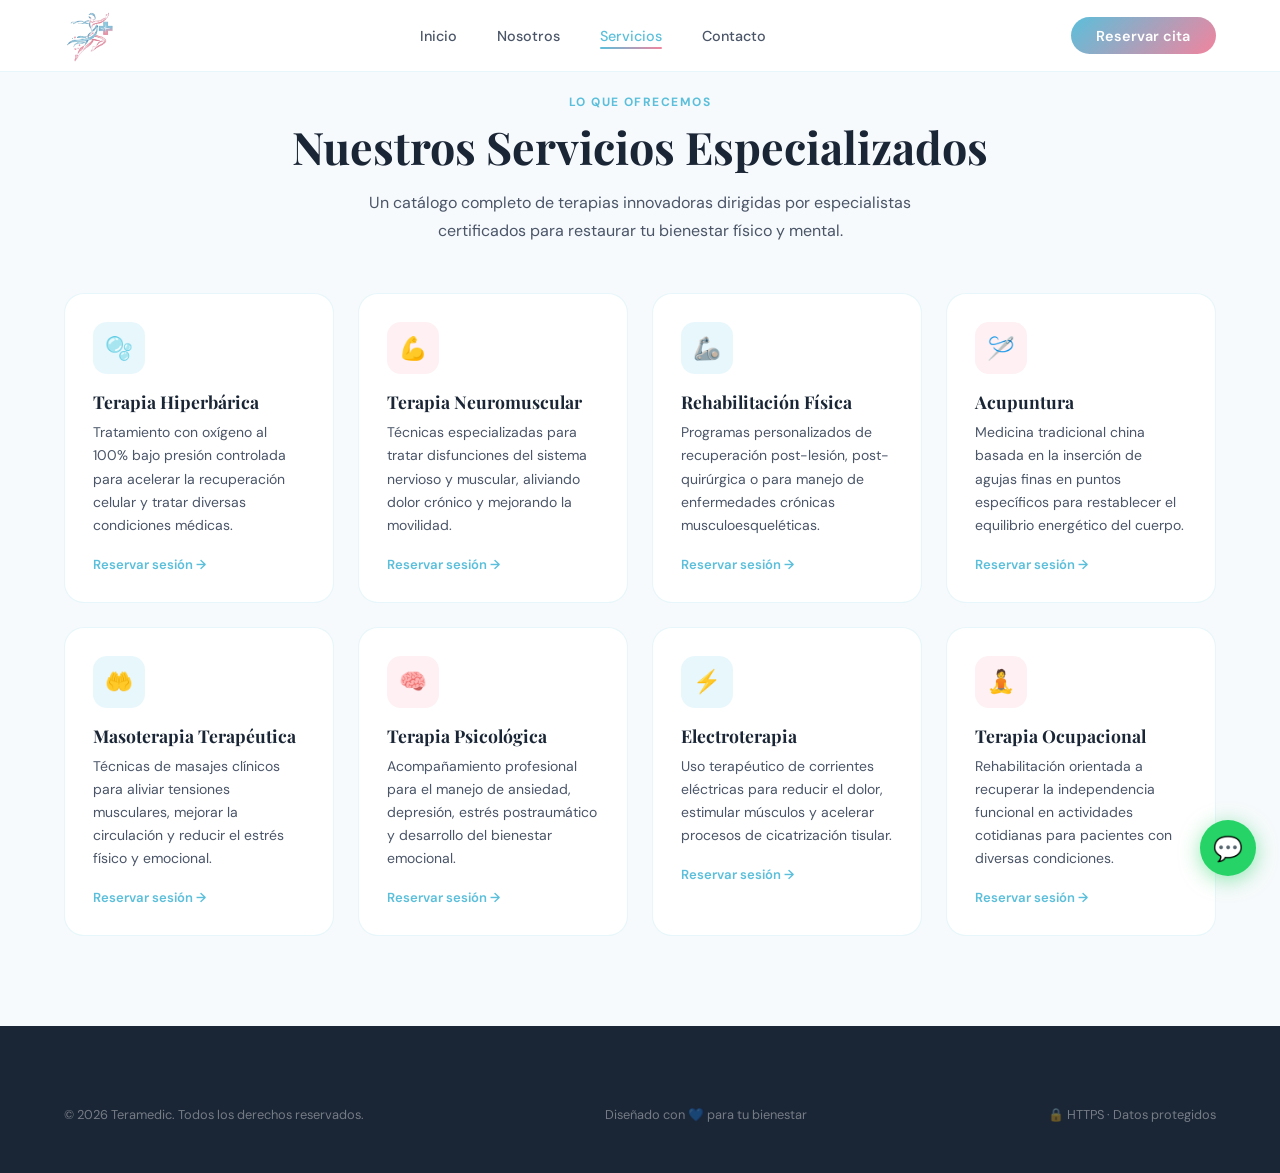
<file: servicios.html>
<!DOCTYPE html>
<html lang="es">
<head>
  <meta charset="UTF-8">
  <meta name="viewport" content="width=device-width, initial-scale=1.0">
  <title>Servicios — Teramedic</title>
  <meta name="description" content="Conoce nuestros servicios de terapia hiperbárica, neuromuscular, rehabilitación y más.">
  <link rel="preconnect" href="https://fonts.googleapis.com">
  <link href="https://fonts.googleapis.com/css2?family=Playfair+Display:ital,wght@0,400;0,600;0,700;1,400&family=DM+Sans:wght@300;400;500;600&display=swap" rel="stylesheet">
  <link rel="stylesheet" href="styles.css">
</head>
<body>

<!-- NAVBAR -->
<nav id="navbar">
  <a href="index.html" class="logo">
    <img src="logo.png" alt="Teramedic">
  </a>
  <ul class="nav-links">
    <li><a href="index.html">Inicio</a></li>
    <li><a href="nosotros.html">Nosotros</a></li>
    <li><a href="servicios.html" class="active">Servicios</a></li>
    <li><a href="contacto.html">Contacto</a></li>
  </ul>
  <div class="nav-cta">
    <a href="https://wa.me/51971917432?text=Hola%20Teramedic,%20deseo%20reservar%20una%20cita" class="btn-primary" target="_blank">Reservar cita</a>
  </div>
  <div class="hamburger" id="hamburger" aria-label="Menú">
    <span></span><span></span><span></span>
  </div>
</nav>

<!-- Mobile menu -->
<div class="mobile-menu" id="mobileMenu">
  <a href="index.html">Inicio</a>
  <a href="nosotros.html">Nosotros</a>
  <a href="servicios.html">Servicios</a>
  <a href="contacto.html">Contacto</a>
  <a href="https://wa.me/51971917432?text=Hola%20Teramedic,%20deseo%20reservar%20una%20cita" class="btn-primary" target="_blank">Reservar cita</a>
</div>

<!-- SERVICIOS -->
<section id="servicios">
  <div class="services-header">
    <span class="section-tag">Lo que ofrecemos</span>
    <h2>Nuestros Servicios Especializados</h2>
    <p class="section-sub">Un catálogo completo de terapias innovadoras dirigidas por especialistas certificados para restaurar tu bienestar físico y mental.</p>
  </div>

  <div class="services-grid">
    <div class="service-card">
      <div class="svc-icon sky">🫧</div>
      <h3>Terapia Hiperbárica</h3>
      <p>Tratamiento con oxígeno al 100% bajo presión controlada para acelerar la recuperación celular y tratar diversas condiciones médicas.</p>
      <a href="https://wa.me/51971917432?text=Hola%20Teramedic,%20deseo%20reservar%20una%20cita" class="svc-link" target="_blank">Reservar sesión →</a>
    </div>
    <div class="service-card">
      <div class="svc-icon rose">💪</div>
      <h3>Terapia Neuromuscular</h3>
      <p>Técnicas especializadas para tratar disfunciones del sistema nervioso y muscular, aliviando dolor crónico y mejorando la movilidad.</p>
      <a href="https://wa.me/51971917432?text=Hola%20Teramedic,%20deseo%20reservar%20una%20cita" class="svc-link" target="_blank">Reservar sesión →</a>
    </div>
    <div class="service-card">
      <div class="svc-icon sky">🦾</div>
      <h3>Rehabilitación Física</h3>
      <p>Programas personalizados de recuperación post-lesión, post-quirúrgica o para manejo de enfermedades crónicas musculoesqueléticas.</p>
      <a href="https://wa.me/51971917432?text=Hola%20Teramedic,%20deseo%20reservar%20una%20cita" class="svc-link" target="_blank">Reservar sesión →</a>
    </div>
    <div class="service-card">
      <div class="svc-icon rose">🪡</div>
      <h3>Acupuntura</h3>
      <p>Medicina tradicional china basada en la inserción de agujas finas en puntos específicos para restablecer el equilibrio energético del cuerpo.</p>
      <a href="https://wa.me/51971917432?text=Hola%20Teramedic,%20deseo%20reservar%20una%20cita" class="svc-link" target="_blank">Reservar sesión →</a>
    </div>
    <div class="service-card">
      <div class="svc-icon sky">🤲</div>
      <h3>Masoterapia Terapéutica</h3>
      <p>Técnicas de masajes clínicos para aliviar tensiones musculares, mejorar la circulación y reducir el estrés físico y emocional.</p>
      <a href="https://wa.me/51971917432?text=Hola%20Teramedic,%20deseo%20reservar%20una%20cita" class="svc-link" target="_blank">Reservar sesión →</a>
    </div>
    <div class="service-card">
      <div class="svc-icon rose">🧠</div>
      <h3>Terapia Psicológica</h3>
      <p>Acompañamiento profesional para el manejo de ansiedad, depresión, estrés postraumático y desarrollo del bienestar emocional.</p>
      <a href="https://wa.me/51971917432?text=Hola%20Teramedic,%20deseo%20reservar%20una%20cita" class="svc-link" target="_blank">Reservar sesión →</a>
    </div>
    <div class="service-card">
      <div class="svc-icon sky">⚡</div>
      <h3>Electroterapia</h3>
      <p>Uso terapéutico de corrientes eléctricas para reducir el dolor, estimular músculos y acelerar procesos de cicatrización tisular.</p>
      <a href="https://wa.me/51971917432?text=Hola%20Teramedic,%20deseo%20reservar%20una%20cita" class="svc-link" target="_blank">Reservar sesión →</a>
    </div>
    <div class="service-card">
      <div class="svc-icon rose">🧘</div>
      <h3>Terapia Ocupacional</h3>
      <p>Rehabilitación orientada a recuperar la independencia funcional en actividades cotidianas para pacientes con diversas condiciones.</p>
      <a href="https://wa.me/51971917432?text=Hola%20Teramedic,%20deseo%20reservar%20una%20cita" class="svc-link" target="_blank">Reservar sesión →</a>
    </div>
  </div>
</section>

<!-- FOOTER (Simplificado o completo, mantenemos completo para consistencia) -->
<footer id="contacto">
  <div class="footer-bottom" style="border:none; padding-top:0;">
    <span>© 2026 Teramedic. Todos los derechos reservados.</span>
    <span>Diseñado con 💙 para tu bienestar</span>
    <span>🔒 HTTPS · Datos protegidos</span>
  </div>
</footer>

<!-- MODAL RESERVA (Necesario para el botón del navbar) -->
<div class="modal-overlay" id="reservaModal">
  <div class="modal-box">
    <button class="modal-close" id="modalClose">✕</button>
    <h3>Reservar mi cita</h3>
    <p class="modal-sub">Completa los pasos para confirmar tu sesión en minutos.</p>
    <div class="step-indicator">
      <div class="step-dot active" id="dot1">1</div>
      <div class="step-line" id="line1"></div>
      <div class="step-dot" id="dot2">2</div>
      <div class="step-line" id="line2"></div>
      <div class="step-dot" id="dot3">3</div>
      <div class="step-line" id="line3"></div>
      <div class="step-dot" id="dot4">4</div>
    </div>
    <!-- PASO 1 -->
    <div class="modal-step active" id="step1">
      <h4>¿Qué terapia necesitas?</h4>
      <div class="service-options">
        <div class="svc-opt chosen"><div class="emoji">🫧</div><div class="name">Hiperbárica</div></div>
        <div class="svc-opt"><div class="emoji">💪</div><div class="name">Neuromuscular</div></div>
        <div class="svc-opt"><div class="emoji">🦾</div><div class="name">Rehabilitación</div></div>
        <div class="svc-opt"><div class="emoji">🪡</div><div class="name">Acupuntura</div></div>
        <div class="svc-opt"><div class="emoji">🤲</div><div class="name">Masoterapia</div></div>
        <div class="svc-opt"><div class="emoji">🧠</div><div class="name">Psicología</div></div>
        <div class="svc-opt"><div class="emoji">⚡</div><div class="name">Electroterapia</div></div>
        <div class="svc-opt"><div class="emoji">🧘</div><div class="name">T. Ocupacional</div></div>
      </div>
      <div class="modal-nav"><span></span><button class="btn-primary" onclick="nextStep()">Siguiente →</button></div>
    </div>
    <!-- PASO 2 -->
    <div class="modal-step" id="step2">
      <h4>Elige tu terapeuta</h4>
      <div class="therapist-options">
        <div class="th-opt chosen">
          <div class="th-ava">MS</div>
          <div><div class="th-name">Dra. María Solís</div><div class="th-spec">Hiperbárica · Rehabilitación</div></div>
          <span class="th-avail">● Disponible</span>
        </div>
        <div class="th-opt">
          <div class="th-ava">JP</div>
          <div><div class="th-name">Lic. Juan Peña</div><div class="th-spec">Neuromuscular · Acupuntura</div></div>
          <span class="th-avail">● Disponible</span>
        </div>
        <div class="th-opt">
          <div class="th-ava">CR</div>
          <div><div class="th-name">Dra. Carla Ríos</div><div class="th-spec">Psicología · T. Ocupacional</div></div>
          <span class="th-avail">● Disponible</span>
        </div>
        <div class="th-opt">
          <div class="th-ava">RV</div>
          <div><div class="th-name">Lic. Roberto Vega</div><div class="th-spec">Acupuntura · Masoterapia</div></div>
          <span class="th-avail" style="color:#f59e0b">● Limitado</span>
        </div>
      </div>
      <div class="modal-nav"><button class="btn-outline" onclick="prevStep()">← Atrás</button><button class="btn-primary" onclick="nextStep()">Siguiente →</button></div>
    </div>
    <!-- PASO 3 -->
    <div class="modal-step" id="step3">
      <h4>Selecciona fecha y hora</h4>
      <div class="mini-cal">
        <div class="mini-cal-header">
          <button class="mini-cal-nav" onclick="miniCalPrev()">◀</button>
          <span class="mini-cal-month" id="miniCalMonth">Febrero 2026</span>
          <button class="mini-cal-nav" onclick="miniCalNext()">▶</button>
        </div>
        <div class="mini-cal-days" id="miniCalDays"></div>
      </div>
      <div style="font-size:.78rem;font-weight:700;text-transform:uppercase;letter-spacing:.07em;color:var(--mid);margin-bottom:.6rem;">Horarios disponibles</div>
      <div class="time-slots">
        <span class="tslot chosen">9:00 AM</span><span class="tslot">10:00 AM</span><span class="tslot">11:00 AM</span><span class="tslot">12:00 PM</span>
        <span class="tslot">2:00 PM</span><span class="tslot">3:00 PM</span><span class="tslot">4:30 PM</span><span class="tslot">5:30 PM</span>
      </div>
      <div class="modal-nav"><button class="btn-outline" onclick="prevStep()">← Atrás</button><button class="btn-primary" onclick="confirmReserva()">Confirmar →</button></div>
    </div>
    <!-- PASO 4 -->
    <div class="modal-step" id="step4">
      <div class="success-screen">
        <div class="success-icon">🎉</div>
        <h3>¡Cita reservada!</h3>
        <p id="summaryText" style="margin-bottom:1rem;"></p>
        <p>Recibirás una confirmación por <strong>email</strong> y <strong>WhatsApp</strong> en los próximos minutos.</p>
        <div style="margin-top:1.75rem;display:flex;gap:.75rem;justify-content:center;flex-wrap:wrap;">
          <button class="btn-primary" onclick="closeModal()">Aceptar</button>
          <a href="https://wa.me/51971917432" class="btn-outline" target="_blank">Contactar por WhatsApp</a>
        </div>
      </div>
    </div>
  </div>
</div>

<a href="https://wa.me/51971917432" class="wa-float" target="_blank" title="Chatea por WhatsApp">💬</a>
<script src="main.js"></script>
</body>
</html>
</file>
<file: styles.css>
/* ── VARIABLES ── */
:root {
  --sky: #5BBFDB;
  --sky-light: #A8DFED;
  --sky-pale: #E8F7FC;
  --rose: #F2849E;
  --rose-light: #FAC5D2;
  --rose-pale: #FEF0F3;
  --white: #FFFFFF;
  --dark: #1A2535;
  --mid: #4A5568;
  --light: #F7FAFC;
  --shadow: 0 8px 32px rgba(91,191,219,0.15);
  --shadow-rose: 0 8px 32px rgba(242,132,158,0.2);
  --radius: 20px;
}

/* ── RESET ── */
*, *::before, *::after { margin:0; padding:0; box-sizing:border-box; }
html { scroll-behavior:smooth; }
body {
  font-family: 'DM Sans', sans-serif;
  color: var(--dark);
  background: var(--white);
  overflow-x: hidden;
}
a { text-decoration:none; }
img { max-width:100%; display:block; }

/* ── BUTTONS ── */
.btn-outline {
  padding: .5rem 1.4rem;
  border-radius: 50px;
  border: 1.5px solid var(--sky);
  color: var(--sky);
  font-family: 'DM Sans', sans-serif;
  font-weight: 500;
  font-size: .875rem;
  cursor: pointer;
  background: transparent;
  transition: all .2s;
  display: inline-block;
}
.btn-outline:hover { background: var(--sky); color: #fff; }

.btn-primary {
  padding: .6rem 1.6rem;
  border-radius: 50px;
  background: linear-gradient(135deg, var(--sky), var(--rose));
  color: #fff;
  border: none;
  font-family: 'DM Sans', sans-serif;
  font-weight: 600;
  font-size: .9rem;
  cursor: pointer;
  transition: transform .2s, box-shadow .2s;
  display: inline-block;
}
.btn-primary:hover { transform: translateY(-2px); box-shadow: var(--shadow-rose); }

/* ── NAVBAR ── */
nav {
  position: fixed; top:0; left:0; right:0; z-index:1000;
  display: flex; align-items: center; justify-content: space-between;
  padding: 0 5%; height: 72px;
  background: rgba(255,255,255,0.93);
  backdrop-filter: blur(16px);
  border-bottom: 1px solid rgba(91,191,219,0.15);
  transition: box-shadow .3s;
}
nav.scrolled { box-shadow: var(--shadow); }

.logo {
  display: flex; align-items: center; gap: 10px;
  font-family: 'Playfair Display', serif;
  font-size: 1.5rem; font-weight: 700;
  color: var(--dark);
}
.logo img { height: 55px; width: auto; }

.nav-links {
  display: flex; gap: 2.5rem; list-style: none;
}
.nav-links a {
  color: var(--mid); font-size: .9rem; font-weight: 500;
  transition: color .2s; position: relative;
}
.nav-links a::after {
  content: ''; position: absolute; bottom: -4px; left: 0; right: 0;
  height: 2px; background: linear-gradient(90deg, var(--sky), var(--rose));
  border-radius: 2px; transform: scaleX(0); transition: transform .25s;
}
.nav-links a:hover, .nav-links a.active { color: var(--sky); }
.nav-links a:hover::after, .nav-links a.active::after { transform: scaleX(1); }

.nav-cta { display: flex; align-items: center; gap: .75rem; }

/* Hamburger */
.hamburger {
  display: none; flex-direction: column; gap: 5px;
  cursor: pointer; padding: 4px;
}
.hamburger span {
  width: 24px; height: 2px; background: var(--dark);
  border-radius: 2px; transition: .3s;
}
.hamburger.open span:nth-child(1) { transform: rotate(45deg) translate(5px,5px); }
.hamburger.open span:nth-child(2) { opacity:0; }
.hamburger.open span:nth-child(3) { transform: rotate(-45deg) translate(5px,-5px); }

.mobile-menu {
  display: none; flex-direction: column; gap: .25rem;
  position: fixed; top: 72px; left:0; right:0;
  background: rgba(255,255,255,0.97); backdrop-filter:blur(16px);
  padding: 1.25rem 5% 1.5rem;
  box-shadow: 0 12px 32px rgba(0,0,0,.1);
  z-index: 999;
}
.mobile-menu.open { display: flex; }
.mobile-menu a {
  padding: .75rem 1rem; border-radius: 10px;
  color: var(--dark); font-weight: 500;
  transition: background .2s;
}
.mobile-menu a:hover { background: var(--sky-pale); color: var(--sky); }
.mobile-menu .btn-primary { margin-top: .5rem; text-align:center; }

/* ── SECTION COMMONS ── */
section { padding: 90px 5%; }

.section-tag {
  display: inline-block; font-size: .75rem; font-weight: 700;
  letter-spacing: .12em; text-transform: uppercase;
  color: var(--sky); margin-bottom: .6rem;
}

h2 {
  font-family: 'Playfair Display', serif;
  font-size: clamp(1.8rem, 4vw, 2.8rem);
  line-height: 1.2; margin-bottom: 1rem;
}
.section-sub {
  color: var(--mid); font-size: 1rem; line-height: 1.75;
  max-width: 600px;
}

/* ── HERO ── */
#inicio {
  padding: 0; /* Remove default section padding */
  min-height: 100vh;
  position: relative;
  overflow: hidden;
  background: var(--dark);
}

.carousel-slide {
  position: absolute;
  top: 0; left: 0; width: 100%; height: 100%;
  background-size: cover;
  background-position: center;
  opacity: 0;
  transition: opacity 0.8s ease-in-out;
  z-index: 1;
}
.carousel-slide.active {
  opacity: 1;
  z-index: 2;
}

.carousel-overlay {
  width: 100%; height: 100%;
  background: rgba(0, 0, 0, 0.4); /* Oscurecer para leer texto */
  display: flex;
  align-items: center;
  justify-content: center;
  text-align: center;
}

.carousel-content {
  max-width: 800px;
  padding: 2rem;
  color: #fff;
  animation: slideUp 0.8s ease-out;
}

.carousel-content h1 {
  font-family: 'Playfair Display', serif;
  font-size: clamp(2.5rem, 6vw, 4rem);
  color: #fff;
  margin-bottom: 1rem;
  text-shadow: 0 2px 10px rgba(0,0,0,0.3);
}

.carousel-content p {
  font-size: 1.2rem;
  margin-bottom: 2rem;
  color: rgba(255,255,255,0.9);
}

@keyframes slideUp {
  from { transform: translateY(30px); opacity: 0; }
  to { transform: translateY(0); opacity: 1; }
}

.carousel-btn {
  position: absolute;
  top: 50%; transform: translateY(-50%);
  background: rgba(255,255,255,0.2);
  border: none;
  color: #fff;
  font-size: 2rem;
  padding: 1rem;
  cursor: pointer;
  z-index: 10;
  transition: background 0.3s;
  border-radius: 50%;
  width: 60px; height: 60px;
  display: flex; align-items: center; justify-content: center;
}
.carousel-btn:hover { background: rgba(255,255,255,0.4); }
.carousel-btn.prev { left: 2rem; }
.carousel-btn.next { right: 2rem; }

.carousel-dots {
  position: absolute;
  bottom: 2rem;
  left: 50%; transform: translateX(-50%);
  display: flex; gap: 0.8rem;
  z-index: 10;
}
.carousel-dots .dot {
  width: 12px; height: 12px;
  background: rgba(255,255,255,0.5);
  border-radius: 50%;
  cursor: pointer;
  transition: 0.3s;
}
.carousel-dots .dot.active { background: #fff; transform: scale(1.2); }

/* ── SERVICES ── */
#servicios { background: var(--light); }
.services-header { text-align: center; margin-bottom: 3rem; }
.services-header .section-sub { margin: 0 auto; }

.services-grid {
  display: grid;
  grid-template-columns: repeat(auto-fill, minmax(260px, 1fr));
  gap: 1.5rem;
}
.service-card {
  background: #fff; border-radius: var(--radius); padding: 1.75rem;
  border: 1px solid rgba(91,191,219,0.15);
  transition: transform .3s, box-shadow .3s; cursor: pointer;
}
.service-card:hover { transform: translateY(-6px); box-shadow: var(--shadow); }
.svc-icon {
  width: 52px; height: 52px; border-radius: 14px;
  display: flex; align-items: center; justify-content: center;
  font-size: 1.4rem; margin-bottom: 1rem;
}
.svc-icon.sky { background: var(--sky-pale); }
.svc-icon.rose { background: var(--rose-pale); }
.service-card h3 { font-family:'Playfair Display',serif; font-size:1.1rem; margin-bottom:.5rem; }
.service-card p { font-size:.875rem; color:var(--mid); line-height:1.65; margin-bottom:1rem; }
.svc-link { font-size:.82rem; color:var(--sky); font-weight:600; }
.svc-link:hover { color:var(--rose); }

/* ── NOSOTROS ── */
#nosotros { background: var(--white); }
.about-layout { display: grid; grid-template-columns:1fr 1fr; gap:3.5rem; align-items:center; }
.about-visual { position:relative; }
.about-img {
  width:100%; aspect-ratio:4/3; border-radius:24px;
  background: linear-gradient(135deg,var(--sky-pale),var(--rose-pale));
  display:flex; align-items:center; justify-content:center;
  font-size:6rem; overflow:hidden; position:relative;
}
.about-img::after {
  content:''; position:absolute; inset:0;
  background:linear-gradient(135deg,rgba(91,191,219,.1),rgba(242,132,158,.1));
}
.about-badge {
  position:absolute; bottom:-1rem; right:-1rem;
  background:#fff; border-radius:16px; padding:1rem 1.25rem;
  box-shadow:var(--shadow); text-align:center;
}
.about-badge .num { font-family:'Playfair Display',serif; font-size:2rem; color:var(--sky); font-weight:700; }
.about-badge .lbl { font-size:.72rem; color:var(--mid); }

.mv-grid { display:grid; grid-template-columns:1fr 1fr; gap:1rem; margin:1.5rem 0; }
.mv-box {
  background:var(--light); border-radius:14px; padding:1.1rem;
  border-left:3px solid var(--sky);
}
.mv-box.rose-b { border-left-color:var(--rose); }
.mv-box h4 {
  font-size:.78rem; font-weight:700; text-transform:uppercase;
  letter-spacing:.07em; color:var(--sky); margin-bottom:.4rem;
}
.mv-box.rose-b h4 { color:var(--rose); }
.mv-box p { font-size:.82rem; color:var(--mid); line-height:1.6; }

.team-section { margin-top:4rem; text-align:center; }
.team-section h2 { margin-bottom:2rem; }
.team-grid {
  display:grid; grid-template-columns:repeat(auto-fill,minmax(170px,1fr)); gap:1.25rem;
}
.team-card {
  background:var(--light); border-radius:16px; padding:1.5rem 1rem; text-align:center;
  border:1px solid rgba(91,191,219,0.1); transition:.3s;
}
.team-card:hover { transform:translateY(-4px); box-shadow:var(--shadow); background:#fff; }
.team-ava {
  width:70px; height:70px; border-radius:50%; margin:0 auto .9rem;
  background:linear-gradient(135deg,var(--sky),var(--rose));
  display:flex; align-items:center; justify-content:center;
  font-size:1.3rem; color:#fff;
}
.team-name { font-family:'Playfair Display',serif; font-size:.95rem; margin-bottom:.2rem; }
.team-role { font-size:.75rem; color:var(--sky); font-weight:600; }

/* ── CONTACTO ── */
#contacto { background: var(--dark); color:#fff; padding:80px 5% 50px; }
.contact-grid { display:grid; grid-template-columns:1.2fr 1fr; gap:4rem; margin-bottom:3rem; }

.contact-form { background:rgba(255,255,255,.06); border-radius:24px; padding:2.5rem; border:1px solid rgba(91,191,219,0.2); }
.contact-form h3 { font-family:'Playfair Display',serif; font-size:1.5rem; margin-bottom:.5rem; color:#fff; }
.contact-form p { font-size:.875rem; color:rgba(255,255,255,.6); margin-bottom:1.75rem; }
.form-row { display:grid; grid-template-columns:1fr 1fr; gap:1rem; }
.form-group { margin-bottom:1rem; }
.form-group label { display:block; font-size:.78rem; font-weight:600; color:rgba(255,255,255,.7); margin-bottom:.4rem; text-transform:uppercase; letter-spacing:.05em; }
.form-group input, .form-group select, .form-group textarea {
  width:100%; padding:.7rem 1rem; border-radius:10px;
  border:1.5px solid rgba(255,255,255,.15);
  background:rgba(255,255,255,.08); color:#fff;
  font-family:'DM Sans',sans-serif; font-size:.9rem;
  outline:none; transition:.2s;
}
.form-group input::placeholder, .form-group textarea::placeholder { color:rgba(255,255,255,.3); }
.form-group input:focus, .form-group select:focus, .form-group textarea:focus { border-color:var(--sky); background:rgba(91,191,219,.08); }
.form-group select option { background: var(--dark); }
.form-group textarea { resize:vertical; min-height:100px; }
.form-submit { width:100%; margin-top:.5rem; padding:.8rem; }

.contact-info h3 { font-family:'Playfair Display',serif; font-size:1.5rem; margin-bottom:1.5rem; color:#fff; }
.info-item {
  display:flex; gap:1rem; align-items:flex-start; margin-bottom:1.5rem;
}
.info-icon {
  width:44px; height:44px; flex-shrink:0; border-radius:12px;
  background:rgba(91,191,219,.15); display:flex; align-items:center; justify-content:center;
  font-size:1.1rem;
}
.info-label { font-size:.75rem; font-weight:600; text-transform:uppercase; letter-spacing:.08em; color:var(--sky-light); margin-bottom:.2rem; }
.info-value { font-size:.9rem; color:rgba(255,255,255,.8); }

.social-row { display:flex; gap:.75rem; margin-top:2rem; }
.social-btn {
  width:40px; height:40px; border-radius:50%;
  background:rgba(255,255,255,.08); display:flex; align-items:center; justify-content:center;
  color:#fff; font-size:.9rem; transition:.2s;
  border:1px solid rgba(255,255,255,.1);
}
.social-btn:hover { background:var(--sky); border-color:var(--sky); }

.footer-bottom {
  border-top:1px solid rgba(255,255,255,.1); padding-top:1.5rem;
  display:flex; justify-content:space-between; align-items:center;
  font-size:.8rem; color:rgba(255,255,255,.4); flex-wrap:wrap; gap:.5rem;
}

/* ── TESTIMONIALS ── */
#testimonios { background:var(--dark); color:#fff; }
#testimonios h2 { color:#fff; text-align:center; }
#testimonios .section-tag { display:block; text-align:center; color:var(--sky-light); }

/* Testimonial Carousel */
.testi-carousel { position: relative; max-width: 1200px; margin: 3rem auto 0; }
.testi-track-container { overflow: hidden; padding: 1rem 0 2rem; }
.testi-track { display: flex; gap: 2rem; transition: transform 0.5s ease-in-out; }

.testi-card {
  flex: 0 0 100%; /* Mobile: 1 card */
  background:rgba(255,255,255,.06); border-radius:20px; padding:1.75rem;
  border:1px solid rgba(91,191,219,.2);
  user-select: none;
}

@media (min-width: 768px) { .testi-card { flex: 0 0 calc(50% - 1rem); } } /* Tablet: 2 cards */
@media (min-width: 1024px) { .testi-card { flex: 0 0 calc(33.333% - 1.33rem); } } /* Desktop: 3 cards */

.testi-btn {
  position: absolute; top: 50%; transform: translateY(-50%);
  background: #fff; border: none; color: var(--sky);
  width: 40px; height: 40px; border-radius: 50%;
  cursor: pointer; z-index: 5; font-size: 1.2rem;
  display: flex; align-items: center; justify-content: center;
  box-shadow: 0 4px 12px rgba(0,0,0,0.2); transition: .3s;
}
.testi-btn:hover { background: var(--sky); color: #fff; }
.testi-btn.prev { left: -20px; }
.testi-btn.next { right: -20px; }

.testi-dots { display: flex; justify-content: center; gap: 8px; margin-top: 0; }
.t-dot {
  width: 10px; height: 10px; background: rgba(255,255,255,0.2); border-radius: 50%; cursor: pointer; transition: .3s;
}
.t-dot.active { background: var(--sky); transform: scale(1.2); }

.testi-stars { color:var(--rose); letter-spacing:2px; margin-bottom:.75rem; }
.testi-text { font-size:.9rem; color:rgba(255,255,255,.82); line-height:1.7; margin-bottom:1.25rem; }
.testi-author { display:flex; align-items:center; gap:.75rem; }
.testi-ava { width:40px; height:40px; border-radius:50%; background:linear-gradient(135deg,var(--sky),var(--rose)); display:flex; align-items:center; justify-content:center; font-weight:700; color:#fff; font-size:.82rem; }
.testi-name { font-weight:600; font-size:.88rem; }
.testi-svc { font-size:.75rem; color:var(--sky-light); }

/* ── RESERVAR MODAL ── */
.modal-overlay {
  display:none; position:fixed; inset:0; z-index:2000;
  background:rgba(26,37,53,.75); backdrop-filter:blur(8px);
  align-items:center; justify-content:center; padding:1rem;
}
.modal-overlay.open { display:flex; }
.modal-box {
  background:#fff; border-radius:24px; padding:2.5rem;
  width:100%; max-width:480px; position:relative;
  box-shadow:0 32px 80px rgba(0,0,0,.2);
  max-height:90vh; overflow-y:auto;
}
.modal-close {
  position:absolute; top:1rem; right:1rem; background:none; border:none;
  font-size:1.3rem; cursor:pointer; color:var(--mid); width:32px; height:32px;
  border-radius:50%; display:flex; align-items:center; justify-content:center;
  transition:.2s;
}
.modal-close:hover { background:var(--light); }
.modal-box h3 { font-family:'Playfair Display',serif; font-size:1.5rem; margin-bottom:.3rem; }
.modal-sub { font-size:.875rem; color:var(--mid); margin-bottom:1.5rem; }

.step-indicator { display:flex; gap:.5rem; margin-bottom:2rem; align-items:center; }
.step-dot {
  width:28px; height:28px; border-radius:50%;
  background:var(--light); display:flex; align-items:center; justify-content:center;
  font-size:.72rem; font-weight:700; color:var(--mid); transition:.3s;
}
.step-dot.active { background:linear-gradient(135deg,var(--sky),var(--rose)); color:#fff; }
.step-dot.done { background:var(--sky); color:#fff; }
.step-line { flex:1; height:2px; background:var(--light); border-radius:2px; }
.step-line.done { background:var(--sky); }

.modal-step { display:none; }
.modal-step.active { display:block; }
.modal-step h4 { font-size:.9rem; font-weight:700; margin-bottom:1rem; color:var(--dark); }

.service-options { display:grid; grid-template-columns:1fr 1fr; gap:.75rem; margin-bottom:1.25rem; }
.svc-opt {
  padding:.85rem; border-radius:12px; border:1.5px solid var(--light);
  cursor:pointer; transition:.2s; text-align:center; background:#fff;
}
.svc-opt:hover { border-color:var(--sky-light); }
.svc-opt.chosen { border-color:var(--sky); background:var(--sky-pale); }
.svc-opt .emoji { font-size:1.3rem; margin-bottom:.3rem; }
.svc-opt .name { font-size:.78rem; font-weight:600; color:var(--dark); }

.therapist-options { display:flex; flex-direction:column; gap:.75rem; margin-bottom:1.25rem; }
.th-opt {
  display:flex; align-items:center; gap:.75rem; padding:.85rem;
  border-radius:12px; border:1.5px solid var(--light); cursor:pointer; transition:.2s;
}
.th-opt:hover { border-color:var(--sky-light); }
.th-opt.chosen { border-color:var(--sky); background:var(--sky-pale); }
.th-ava { width:40px; height:40px; border-radius:50%; background:linear-gradient(135deg,var(--sky),var(--rose)); display:flex; align-items:center; justify-content:center; color:#fff; font-size:.82rem; font-weight:700; flex-shrink:0; }
.th-name { font-size:.88rem; font-weight:600; }
.th-spec { font-size:.75rem; color:var(--mid); }
.th-avail { margin-left:auto; font-size:.72rem; color:#22c55e; font-weight:500; }

.mini-cal { margin-bottom:1.25rem; }
.mini-cal-header { display:flex; justify-content:space-between; align-items:center; margin-bottom:.75rem; }
.mini-cal-month { font-size:.9rem; font-weight:600; }
.mini-cal-nav { background:none; border:none; cursor:pointer; color:var(--sky); font-size:1rem; }
.mini-cal-days { display:grid; grid-template-columns:repeat(7,1fr); gap:3px; }
.mini-cal-weekday { text-align:center; font-size:.68rem; font-weight:700; color:var(--mid); padding:.2rem 0; text-transform:uppercase; }
.mday {
  aspect-ratio:1; display:flex; align-items:center; justify-content:center;
  border-radius:50%; font-size:.78rem; cursor:pointer; transition:.2s;
}
.mday:hover { background:var(--sky-pale); }
.mday.today { background:var(--sky); color:#fff; }
.mday.chosen { background:linear-gradient(135deg,var(--sky),var(--rose)); color:#fff; }
.mday.disabled { color:#ddd; pointer-events:none; }
.mday.other { color:#ccc; }

.time-slots { display:flex; gap:.5rem; flex-wrap:wrap; margin-bottom:1.25rem; }
.tslot {
  padding:.35rem .8rem; border-radius:50px; font-size:.78rem;
  border:1.5px solid var(--sky-light); color:var(--sky); cursor:pointer; transition:.2s;
}
.tslot:hover, .tslot.chosen { background:var(--sky); color:#fff; border-color:var(--sky); }

.modal-nav { display:flex; gap:.75rem; justify-content:space-between; margin-top:1.25rem; }
.modal-nav .btn-outline { padding:.5rem 1.4rem; }
.success-screen { text-align:center; padding:1rem 0; }
.success-icon { font-size:4rem; margin-bottom:1rem; }
.success-screen h3 { font-family:'Playfair Display',serif; font-size:1.5rem; margin-bottom:.75rem; }
.success-screen p { color:var(--mid); font-size:.9rem; line-height:1.7; }

/* ── CTA SECTION ── */
#cta-reserva {
  background: linear-gradient(135deg, var(--sky), var(--rose));
  text-align: center;
  padding: 100px 5%;
}
#cta-reserva h2 {
  color: #fff;
  font-size: clamp(2.5rem, 6vw, 5rem); /* Letras grandes y responsivas */
  font-weight: 900;
  text-transform: uppercase;
  margin-bottom: 2rem;
  text-shadow: 0 4px 12px rgba(0,0,0,0.15);
  line-height: 1.1;
}
.btn-lg {
  padding: 1rem 3rem;
  font-size: 1.25rem;
  background: #fff;
  color: var(--sky);
  box-shadow: 0 10px 25px rgba(0,0,0,0.15);
}
.btn-lg:hover {
  background: #fff;
  color: var(--rose);
  transform: translateY(-4px) scale(1.05);
  box-shadow: 0 15px 35px rgba(0,0,0,0.2);
}

/* ── WHATSAPP ── */
.wa-float {
  position:fixed; bottom:24px; right:24px; z-index:998;
  width:56px; height:56px; border-radius:50%;
  background:#25D366; display:flex; align-items:center; justify-content:center;
  box-shadow:0 4px 20px rgba(37,211,102,.5);
  color:#fff; font-size:1.5rem; transition:transform .2s;
  animation:pulse 2.5s ease-in-out infinite;
}
.wa-float:hover { transform:scale(1.1); }
@keyframes pulse { 0%,100%{box-shadow:0 4px 20px rgba(37,211,102,.5)} 50%{box-shadow:0 4px 30px rgba(37,211,102,.8)} }

/* ── RESPONSIVE ── */
@media(max-width:1024px) {
  .about-layout { grid-template-columns:1fr; }
  .contact-grid { grid-template-columns:1fr; }
}
@media(max-width:768px) {
  #hero { grid-template-columns:1fr; padding:90px 5% 50px; text-align:center; }
  .hero-sub { max-width:100%; }
  .hero-stats { justify-content:center; gap:1.5rem; }
  .hero-actions { justify-content:center; }
  .hero-visual { display:none; }
  .nav-links, .nav-cta { display:none; }
  .hamburger { display:flex; }
  .mv-grid { grid-template-columns:1fr; }
  .form-row { grid-template-columns:1fr; }
  .footer-bottom { justify-content:center; text-align:center; }
  .service-options { grid-template-columns:1fr; }
  
  .carousel-btn { width: 40px; height: 40px; font-size: 1.2rem; padding: 0.5rem; }
  .carousel-btn.prev { left: 1rem; }
  .carousel-btn.next { right: 1rem; }
}
</file>
